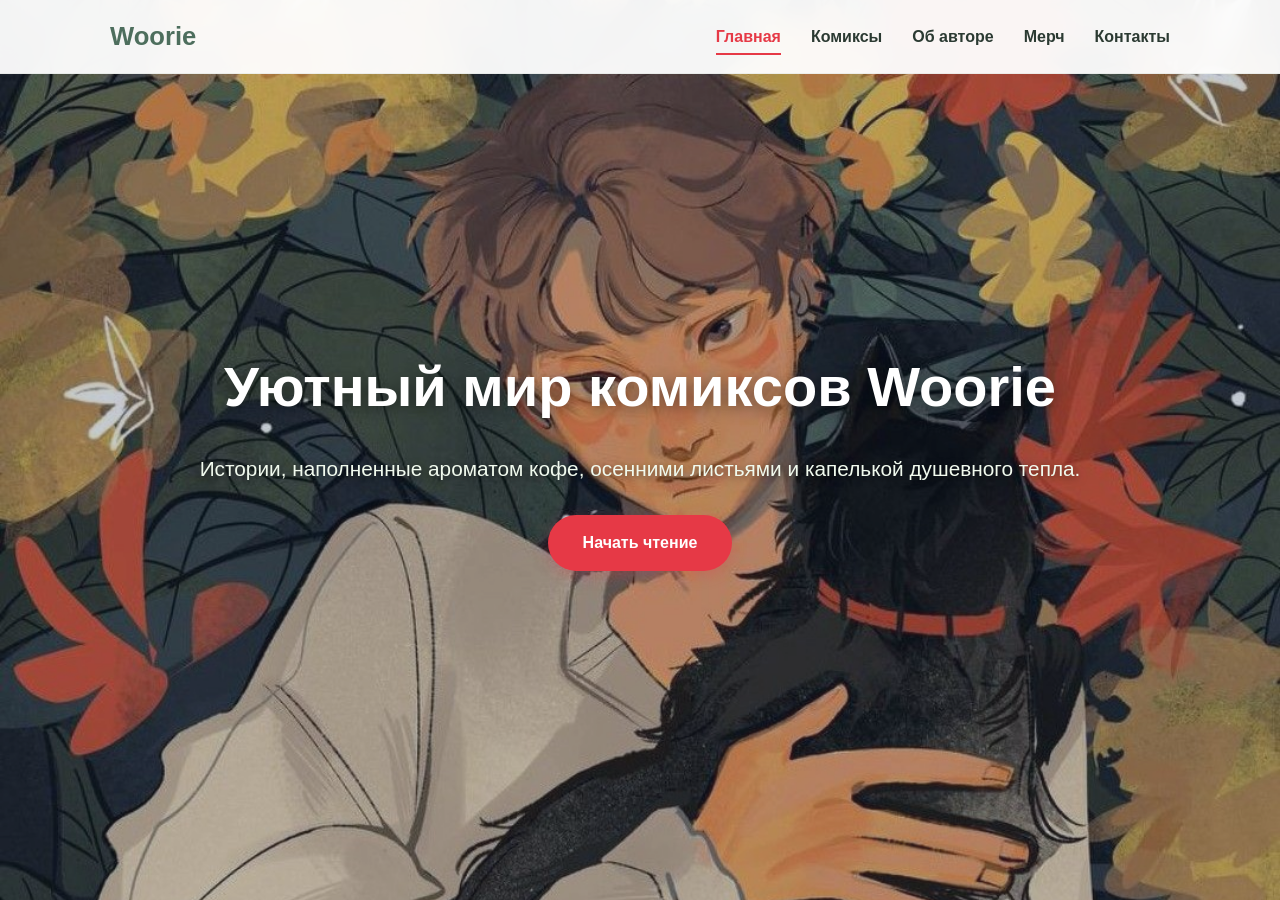
<file: index.html>
<!DOCTYPE html>
<html lang="ru">
<head>
    <meta charset="UTF-8">
    <meta name="viewport" content="width=device-width, initial-scale=1.0">
    <title>Woorie — Мир уютных комиксов</title>
    <link rel="stylesheet" href="css/style.css">
</head>
<body>

    <!-- Слайдер на фоне -->
    <div class="background-slider">
        <div class="bg-slide active" style="background-image: url('images/bg1.jpg');"></div>
        <div class="bg-slide" style="background-image: url('images/bg2.jpg');"></div>
        <div class="bg-slide" style="background-image: url('images/bg3.jpg');"></div>
    </div>

    <header class="site-header">
        <div class="nav-container">
            <a href="index.html" class="site-logo">Woorie</a>
            <button class="hamburger" aria-label="Открыть меню">☰</button>
            <nav>
                <ul>
                    <li><a href="index.html" class="active">Главная</a></li>
                    <li><a href="comics.html">Комиксы</a></li>
                    <li><a href="about.html">Об авторе</a></li>
                    <li><a href="merch.html">Мерч</a></li>
                    <li><a href="contacts.html">Контакты</a></li>
                </ul>
            </nav>
        </div>
    </header>

    <section class="section1">
        <h1>Уютный мир комиксов Woorie</h1>
        <p>Истории, наполненные ароматом кофе, осенними листьями и капелькой душевного тепла.</p>
        <a href="comics.html" class="btn-read">Начать чтение</a>
    </section>

    <script>
        document.addEventListener('DOMContentLoaded', function() {
            // Мобильное меню
            const hamburger = document.querySelector('.hamburger');
            const nav = document.querySelector('nav');
            hamburger.addEventListener('click', function() {
                nav.classList.toggle('open');
                hamburger.textContent = nav.classList.contains('open') ? '✕' : '☰';
            });

            // Слайдер фона
            const slides = document.querySelectorAll('.bg-slide');
            let currentSlide = 0;
            if (slides.length > 1) {
                setInterval(() => {
                    slides[currentSlide].classList.remove('active');
                    currentSlide = (currentSlide + 1) % slides.length;
                    slides[currentSlide].classList.add('active');
                }, 5000);
            }
        });
    </script>
</body>
</html>
</file>
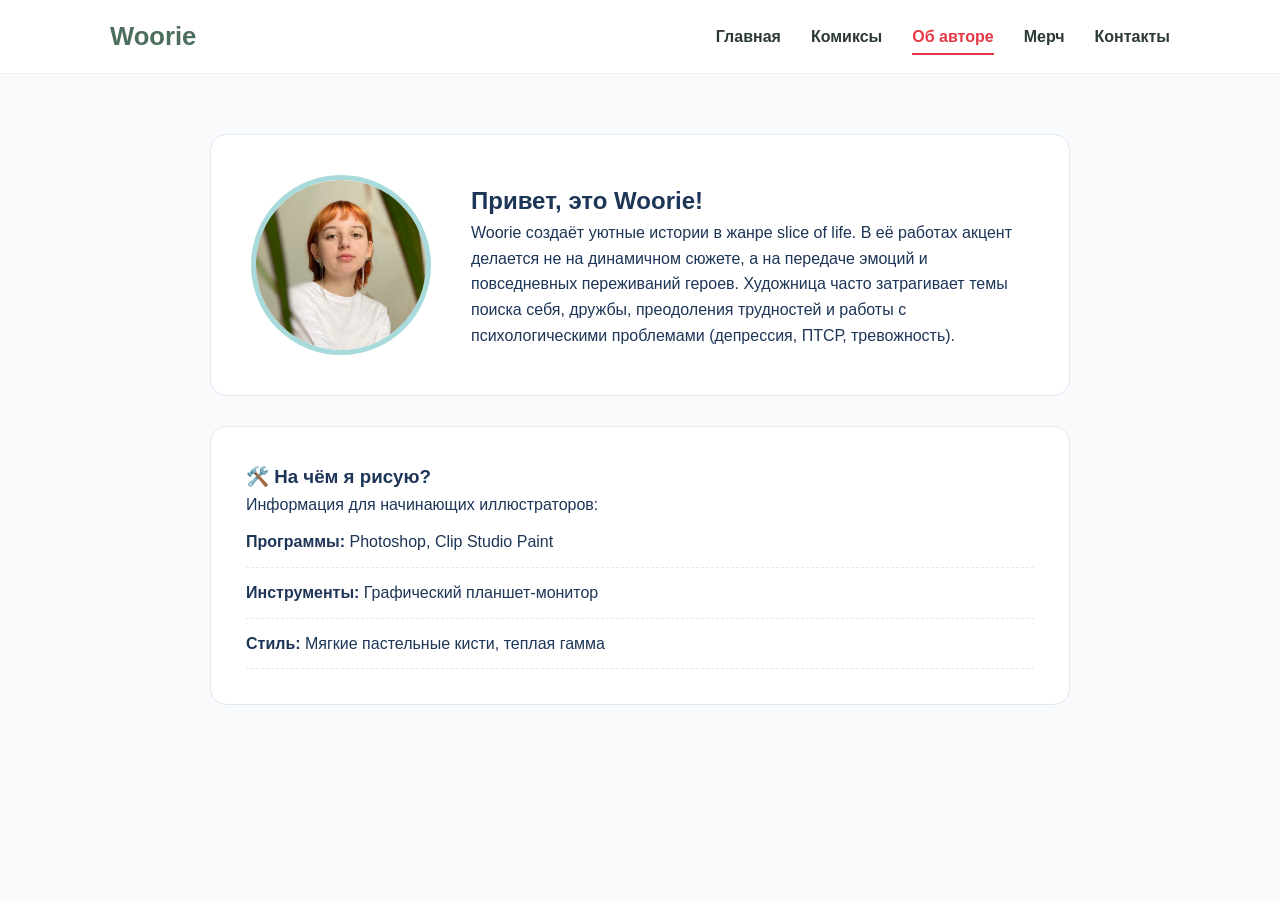
<file: about.html>
<!DOCTYPE html>
<html lang="ru">
<head>
    <meta charset="UTF-8">
    <meta name="viewport" content="width=device-width, initial-scale=1.0">
    <title>О Woorie — Мастерская автора</title>
    <link rel="stylesheet" href="css/style.css">
</head>
<body>

    <header class="site-header">
        <div class="nav-container">
            <a href="index.html" class="site-logo">Woorie</a>
            <button class="hamburger" aria-label="Открыть меню">☰</button>
            <nav>
                <ul>
                    <li><a href="index.html">Главная</a></li>
                    <li><a href="comics.html">Комиксы</a></li>
                    <li><a href="about.html" class="active">Об авторе</a></li>
                    <li><a href="merch.html">Мерч</a></li>
                    <li><a href="contacts.html">Контакты</a></li>
                </ul>
            </nav>
        </div>
    </header>

    <main class="about-container">
        <section class="about-hero">
            <div class="about-avatar">
                <img src="images/woorie-avatar.jpg" alt="Художница Woorie">
            </div>
            <div class="about-bio">
                <h1>Привет, это Woorie!</h1>
                <p>Woorie создаёт уютные истории в жанре slice of life. В её работах акцент делается не на динамичном сюжете, а на передаче эмоций и повседневных переживаний героев. Художница часто затрагивает темы поиска себя, дружбы, преодоления трудностей и работы с психологическими проблемами (депрессия, ПТСР, тревожность). </p>
            </div>
        </section>

        <section class="details-card workshop-card">
            <h3>🛠️ На чём я рисую?</h3>
            <p class="card-intro">Информация для начинающих иллюстраторов:</p>
            <ul>
                <li><strong>Программы:</strong> Photoshop, Clip Studio Paint</li>
                <li><strong>Инструменты:</strong> Графический планшет-монитор</li>
                <li><strong>Стиль:</strong> Мягкие пастельные кисти, теплая гамма</li>
            </ul>
        </section>
    </main>

    <script>
        document.addEventListener('DOMContentLoaded', function() {
            const hamburger = document.querySelector('.hamburger');
            const nav = document.querySelector('nav');
            hamburger.addEventListener('click', function() {
                nav.classList.toggle('open');
                hamburger.textContent = nav.classList.contains('open') ? '✕' : '☰';
            });
        });
    </script>
</body>
</html>
</file>
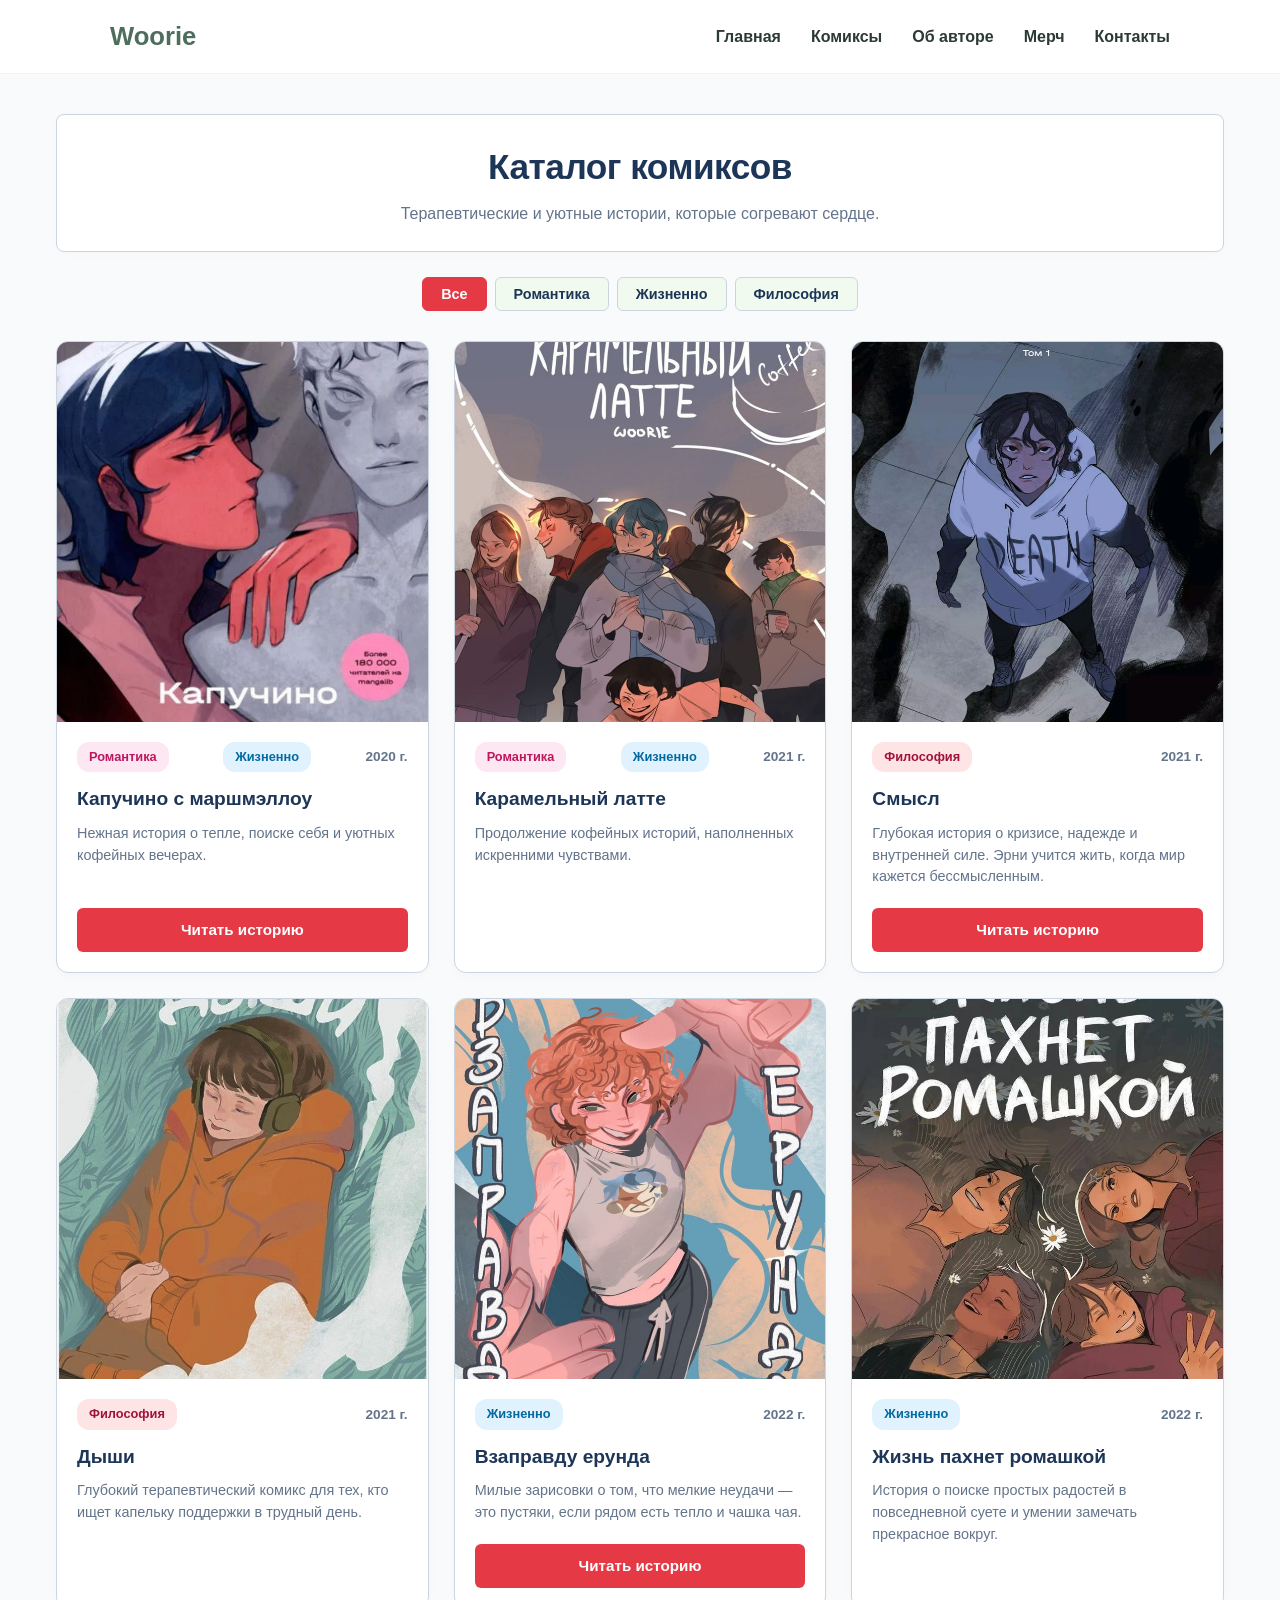
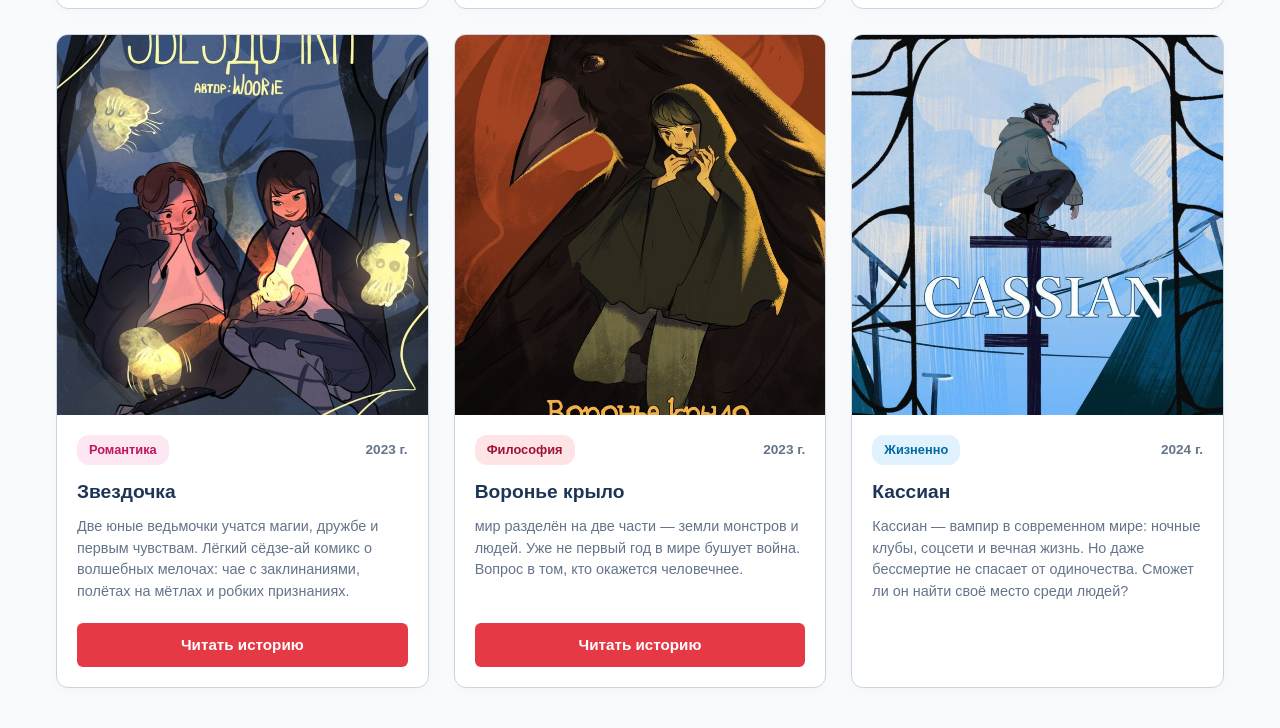
<file: comics.html>
<!DOCTYPE html>
<html lang="ru">
<head>
    <meta charset="UTF-8">
    <meta name="viewport" content="width=device-width, initial-scale=1.0">
    <title>Woorie — Каталог комиксов</title>
    <link rel="stylesheet" href="css/style.css">
</head>
<body>

    <header class="site-header">
    <div class="nav-container">
        <!-- Логотип или имя автора слева -->
        <a href="index.html" class="site-logo">Woorie</a>
        
        <!-- Кнопка для мобильных -->
        <button class="hamburger" aria-label="Открыть меню">☰</button>
        
        <!-- Чистая навигация без выпадающих списков -->
        <nav>
            <ul>
                <li><a href="index.html">Главная</a></li>
                <li><a href="comics.html">Комиксы</a></li>
                <li><a href="about.html">Об авторе</a></li>
                <li><a href="merch.html">Мерч</a></li>
                <li><a href="contacts.html">Контакты</a></li>
            </ul>
        </nav>
    </div>
</header>

    <main class="comics-container">
        <header class="page-title">
            <h1>Каталог комиксов</h1>
            <p>Терапевтические и уютные истории, которые согревают сердце.</p>
        </header>

        <!-- Блок фильтрации с дата-аттрибутами -->
        <div class="comics-filters">
            <button class="filter-btn active" data-filter="all">Все</button>
            <button class="filter-btn" data-filter="romance">Романтика</button>
            <button class="filter-btn" data-filter="life">Жизненно</button>
            <button class="filter-btn" data-filter="philosophy">Философия</button>
        </div>

        <!-- Визуальная сетка с карточками комиксов -->
        <div class="comics-grid">
            
            <!-- Карточка 1: Капучино с маршмэллоу -->
            <article class="comic-card" id="cappuccino" data-genre="romance">
                <div class="comic-cover">
                    <img src="images/cappuccino-cover.jpg" alt="Обложка Капучино с маршмэллоу">
                </div>
                <div class="comic-info">
                    <div class="comic-meta">
                        <span class="tag tag-romance">Романтика</span>
                        <span class="tag tag-life">Жизненно</span>
                        <span class="comic-year">2020 г.</span>
                    </div>
                    <h3>Капучино с маршмэллоу</h3>
                    <p class="comic-desc">Нежная история о тепле, поиске себя и уютных кофейных вечерах.</p>
                    <a href="https://mangaonelove.website/manga/rumanga-kapuchino-s-marshmjellou-cappuccinos-with-marshmallows/" class="read-btn">Читать историю</a>
                </div>
            </article>

            <!-- Карточка 2: Карамельный латте -->
            <article class="comic-card" id="latte" data-genre="romance">
                <div class="comic-cover">
                    <img src="images/latte-cover.jpg" alt="Обложка Карамельный латте">
                </div>
                <div class="comic-info">
                    <div class="comic-meta">
                        <span class="tag tag-romance">Романтика</span>
                        <span class="tag tag-life">Жизненно</span>
                        <span class="comic-year">2021 г.</span>
                    </div>
                    <h3>Карамельный латте</h3>
                    <p class="comic-desc">Продолжение кофейных историй, наполненных искренними чувствами.</p>
                    
                </div>
            </article>

            <!-- Карточка 3: Смысл -->
            <article class="comic-card" id="meaning" data-genre="philosophy">
                <div class="comic-cover">
                    <img src="images/meaning-cover1.jpg" alt="Обложка Смысл">
                </div>
                <div class="comic-info">
                    <div class="comic-meta">
                        <span class="tag tag-philosophy">Философия</span>
                        <span class="comic-year">2021 г.</span>
                    </div>
                    <h3>Смысл</h3>
                    <p class="comic-desc">Глубокая история о кризисе, надежде и внутренней силе. Эрни учится жить, когда мир кажется бессмысленным.</p>
                    <a href="https://mangaonelove.website/manga/smysl/" class="read-btn">Читать историю</a>
                </div>
            </article>

                        <!-- Карточка 4: Дыши -->
            <article class="comic-card" id="breathe" data-genre="philosophy">
                <div class="comic-cover">
                    <img src="images/breathe-cover.jpg" alt="Обложка Дыши">
                </div>
                <div class="comic-info">
                    <div class="comic-meta">
                        <span class="tag tag-philosophy">Философия</span>
                        <span class="comic-year">2021 г.</span>
                    </div>
                    <h3>Дыши</h3>
                    <p class="comic-desc">Глубокий терапевтический комикс для тех, кто ищет капельку поддержки в трудный день.</p>
                </div>
            </article>

            <!-- Карточка 5: Взаправду ерунда -->
            <article class="comic-card" id="nothing" data-genre="life">
                <div class="comic-cover">
                    <img src="images/nothing-cover2.jpg" alt="Обложка Взаправду ерунда">
                </div>
                <div class="comic-info">
                    <div class="comic-meta">
                        <span class="tag tag-life">Жизненно</span>
                        <span class="comic-year">2022 г.</span>
                    </div>
                    <h3>Взаправду ерунда</h3>
                    <p class="comic-desc">Милые зарисовки о том, что мелкие неудачи — это пустяки, если рядом есть тепло и чашка чая.</p>
                    <a href="https://mangaonelove.website/manga/vzapravdu-erunda-perezapusk/" class="read-btn">Читать историю</a>
                </div>
            </article>

            <!-- Карточка 6: Жизнь пахнет ромашкой -->
            <article class="comic-card" id="chamomile" data-genre="life">
                <div class="comic-cover">
                    <img src="images/chamomile-cover1.jpg" alt="Обложка Жизнь пахнет ромашкой">
                </div>
                <div class="comic-info">
                    <div class="comic-meta">
                        <span class="tag tag-life">Жизненно</span>
                        <span class="comic-year">2022 г.</span>
                    </div>
                    <h3>Жизнь пахнет ромашкой</h3>
                    <p class="comic-desc">История о поиске простых радостей в повседневной суете и умении замечать прекрасное вокруг.</p>
                </div>
            </article>

            <!-- Карточка 7: Звездочка -->
            <article class="comic-card" id="asterisks" data-genre="romance">
                <div class="comic-cover">
                    <img src="images/asterisks-cover.jpg" alt="Обложка Звездочка">
                </div>
                <div class="comic-info">
                    <div class="comic-meta">
                        <span class="tag tag-romance">Романтика</span>
                        <span class="comic-year">2023 г.</span>
                    </div>
                    <h3>Звездочка</h3>
                    <p class="comic-desc">Две юные ведьмочки учатся магии, дружбе и первым чувствам. Лёгкий сёдзе‑ай комикс о волшебных мелочах: чае с заклинаниями, полётах на мётлах и робких признаниях.</p>
                    <a href="reader-asterisks.html" class="read-btn">Читать историю</a>
                </div>
            </article>

            <!-- Карточка 8: Воронье крыло -->
            <article class="comic-card" id="crow" data-genre="philosophy">
                <div class="comic-cover">
                    <img src="images/crow-cover.jpg" alt="Обложка Воронье крыло">
                </div>
                <div class="comic-info">
                    <div class="comic-meta">
                        <span class="tag tag-philosophy">Философия</span>
                        <span class="comic-year">2023 г.</span>
                    </div>
                    <h3>Воронье крыло</h3>
                    <p class="comic-desc">мир разделён на две части — земли монстров и людей. Уже не первый год в мире бушует война. Вопрос в том, кто окажется человечнее.</p>
                    <a href="https://mangaonelove.website/manga/vorone-krylo/" class="read-btn">Читать историю</a>
                </div>
            </article>

            <!-- Карточка 9: Кассиан -->
            <article class="comic-card" id="Cassian" data-genre="life">
                <div class="comic-cover">
                    <img src="images/Cassian-cover.jpg" alt="Обложка Кассиан">
                </div>
                <div class="comic-info">
                    <div class="comic-meta">
                        <span class="tag tag-life">Жизненно</span>
                        <span class="comic-year">2024 г.</span>
                    </div>
                    <h3>Кассиан</h3>
                    <p class="comic-desc">Кассиан — вампир в современном мире: ночные клубы, соцсети и вечная жизнь. Но даже бессмертие не спасает от одиночества. Сможет ли он найти своё место среди людей?</p>
                </div>
            </article>

        </div> <!-- Закрытие .comics-grid -->
    </main> <!-- Закрытие .comics-container -->

    <script>
    document.addEventListener('DOMContentLoaded', function() {
        // Находим кнопку-бургер и сам тег навигации nav
        const hamburger = document.querySelector('.hamburger');
        const nav = document.querySelector('.site-header nav');

        if (hamburger && nav) {
            hamburger.addEventListener('click', function(e) {
                e.stopPropagation(); // Предотвращаем баги с кликами
                
                // Переключаем класс open у меню
                nav.classList.toggle('open');
                
                // Меняем иконку с ☰ на ✕ и обратно
                if (nav.classList.contains('open')) {
                    hamburger.textContent = '✕';
                } else {
                    hamburger.textContent = '☰';
                }
            });
        }

        // --- ЛОГИКА ФИЛЬТРАЦИИ КОМИКСОВ ---
        const filterButtons = document.querySelectorAll('.comics-filters .filter-btn');
        const cards = document.querySelectorAll('.comics-grid .comic-card');

        filterButtons.forEach(button => {
            button.addEventListener('click', function() {
                filterButtons.forEach(btn => btn.classList.remove('active'));
                this.classList.add('active');

                const targetCategory = this.getAttribute('data-category');

                cards.forEach(card => {
                    const cardCategory = card.getAttribute('data-cat');
                    if (targetCategory === 'all' || cardCategory === targetCategory) {
                        card.classList.remove('hide');
                    } else {
                        card.classList.add('hide');
                    }
                });
            });
        });
    });
</script>

</body>
</html>
</file>
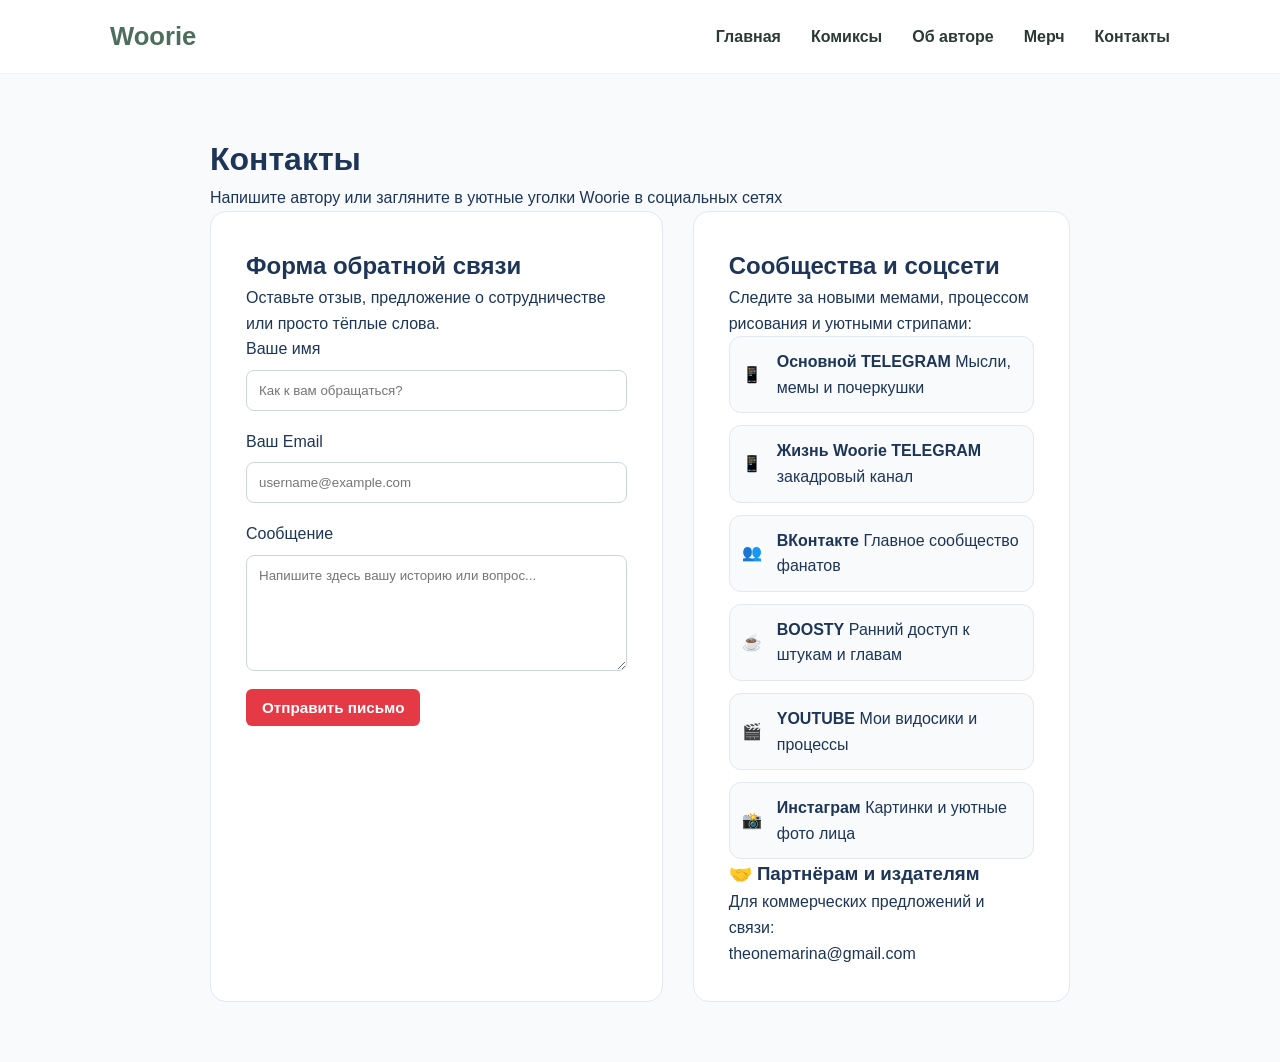
<file: contacts.html>
</body>
</html>
<!DOCTYPE html>
<html lang="ru">
<head>
    <meta charset="UTF-8">
    <meta name="viewport" content="width=device-width, initial-scale=1.0">
    <title>Контакты — Woorie</title>
    <link rel="stylesheet" href="css/style.css">
</head>
<body>
<header class="site-header">
    <div class="nav-container">
        <!-- Логотип или имя автора слева -->
        <a href="index.html" class="site-logo">Woorie</a>
        
        <!-- Кнопка для мобильных -->
        <button class="hamburger" aria-label="Открыть меню">☰</button>
        
        <!-- Чистая навигация без выпадающих списков -->
        <nav>
            <ul>
                <li><a href="index.html">Главная</a></li>
                <li><a href="comics.html">Комиксы</a></li> 
                <li><a href="about.html">Об авторе</a></li>
                <li><a href="merch.html">Мерч</a></li>
                <li><a href="contacts.html">Контакты</a></li>
            </ul>
        </nav>
    </div>
</header>

    <!-- Основной контент страницы -->
    <main class="contacts-container">
        <header class="contacts-header">
            <h1>Контакты</h1>
            <p class="subtitle">Напишите автору или загляните в уютные уголки Woorie в социальных сетях</p>
        </header>

        <div class="contacts-grid">
            
            <!-- Левая колонка: Форма обратной связи -->
            <section class="contacts-card feedback-section">
                <h2>Форма обратной связи</h2>
                <p class="section-desc">Оставьте отзыв, предложение о сотрудничестве или просто тёплые слова.</p>
                
                <form action="#" method="POST" class="feedback-form">
                    <div class="form-group">
                        <label for="user-name">Ваше имя</label>
                        <input type="text" id="user-name" name="name" placeholder="Как к вам обращаться?" required>
                    </div>
                    
                    <div class="form-group">
                        <label for="user-email">Ваш Email</label>
                        <input type="email" id="user-email" name="email" placeholder="username@example.com" required>
                    </div>
                    
                    <div class="form-group">
                        <label for="user-message">Сообщение</label>
                        <textarea id="user-message" name="message" rows="6" placeholder="Напишите здесь вашу историю или вопрос..." required></textarea>
                    </div>
                    
                    <button type="submit" class="read-btn">Отправить письмо</button>
                </form>
            </section>

            <!-- Правая колонка: Соцсети и Почта -->
            <section class="contacts-card social-section">
                <h2>Сообщества и соцсети</h2>
                <p class="section-desc">Следите за новыми мемами, процессом рисования и уютными стрипами:</p>
                <div class="social-links-list">
                    <a href="https://t.me/woorieart" target="_blank" class="social-item">
                        <span class="social-icon">📱</span>
                        <div class="social-info">
                            <strong>Основной TELEGRAM</strong>
                            <span>Мысли, мемы и почеркушки</span>
                        </div>
                    </a>

                    <a href="https://t.me/shitpostwoorie" target="_blank" class="social-item">
                        <span class="social-icon">📱</span>
                        <div class="social-info">
                            <strong>Жизнь Woorie TELEGRAM</strong>
                            <span>закадровый канал</span>
                        </div>
                    </a>
                    
                    <a href="https://vk.com/woorie" target="_blank" class="social-item">
                        <span class="social-icon">👥</span>
                        <div class="social-info">
                            <strong>ВКонтакте</strong>
                            <span>Главное сообщество фанатов</span>
                        </div>
                    </a>
                    
                    <a href="https://boosty.to/woorie" target="_blank" class="social-item">
                        <span class="social-icon">☕</span>
                        <div class="social-info">
                            <strong>BOOSTY</strong>
                            <span>Ранний доступ к штукам и главам</span>
                        </div>
                    </a>
                    
                    <a href="https://www.youtube.com/c/Woorie" target="_blank" class="social-item">
                        <span class="social-icon">🎬</span>
                        <div class="social-info">
                            <strong>YOUTUBE</strong>
                            <span>Мои видосики и процессы</span>
                        </div>
                    </a>
                    
                    <a href="https://www.instagram.com/woorie_art/" target="_blank" class="social-item">
                        <span class="social-icon">📸</span>
                        <div class="social-info">
                            <strong>Инстаграм</strong>
                            <span>Картинки и уютные фото лица</span>
                        </div>
                    </a>
                </div>

                <div class="business-info">
                    <h3>🤝 Партнёрам и издателям</h3>
                    <p>Для коммерческих предложений и связи:</p>
                    <a href="mailto:theonemarina@gmail.com" class="email-link">theonemarina@gmail.com</a>
                </div>
            </section>

        </div>
    </main>

    <!-- Скрипт мобильного меню -->
    <script>
        document.addEventListener('DOMContentLoaded', function() {
            const hamburger = document.querySelector('.hamburger');
            const nav = document.querySelector('nav');
            hamburger.addEventListener('click', function() {
                nav.classList.toggle('open');
                hamburger.textContent = nav.classList.contains('open') ? '✕' : '☰';
            });
        });
    </script>
</body>
</html>
</file>
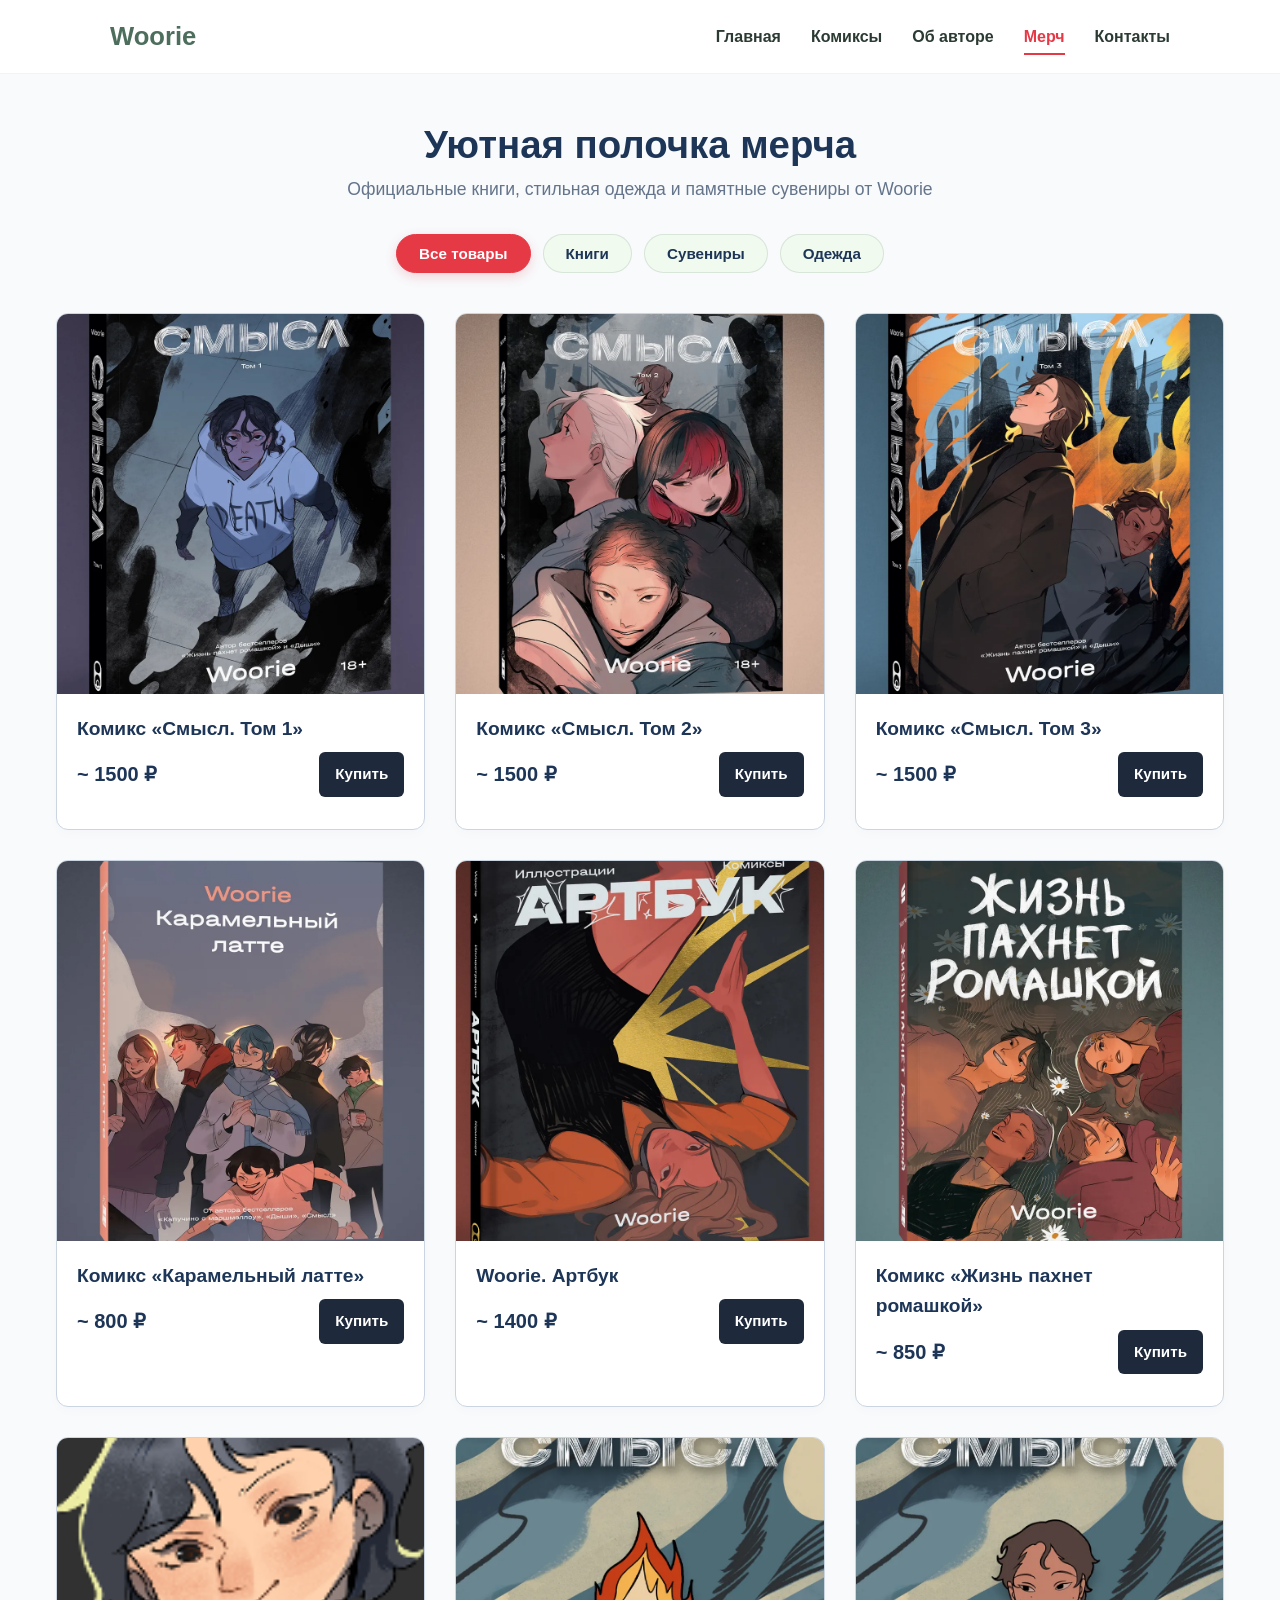
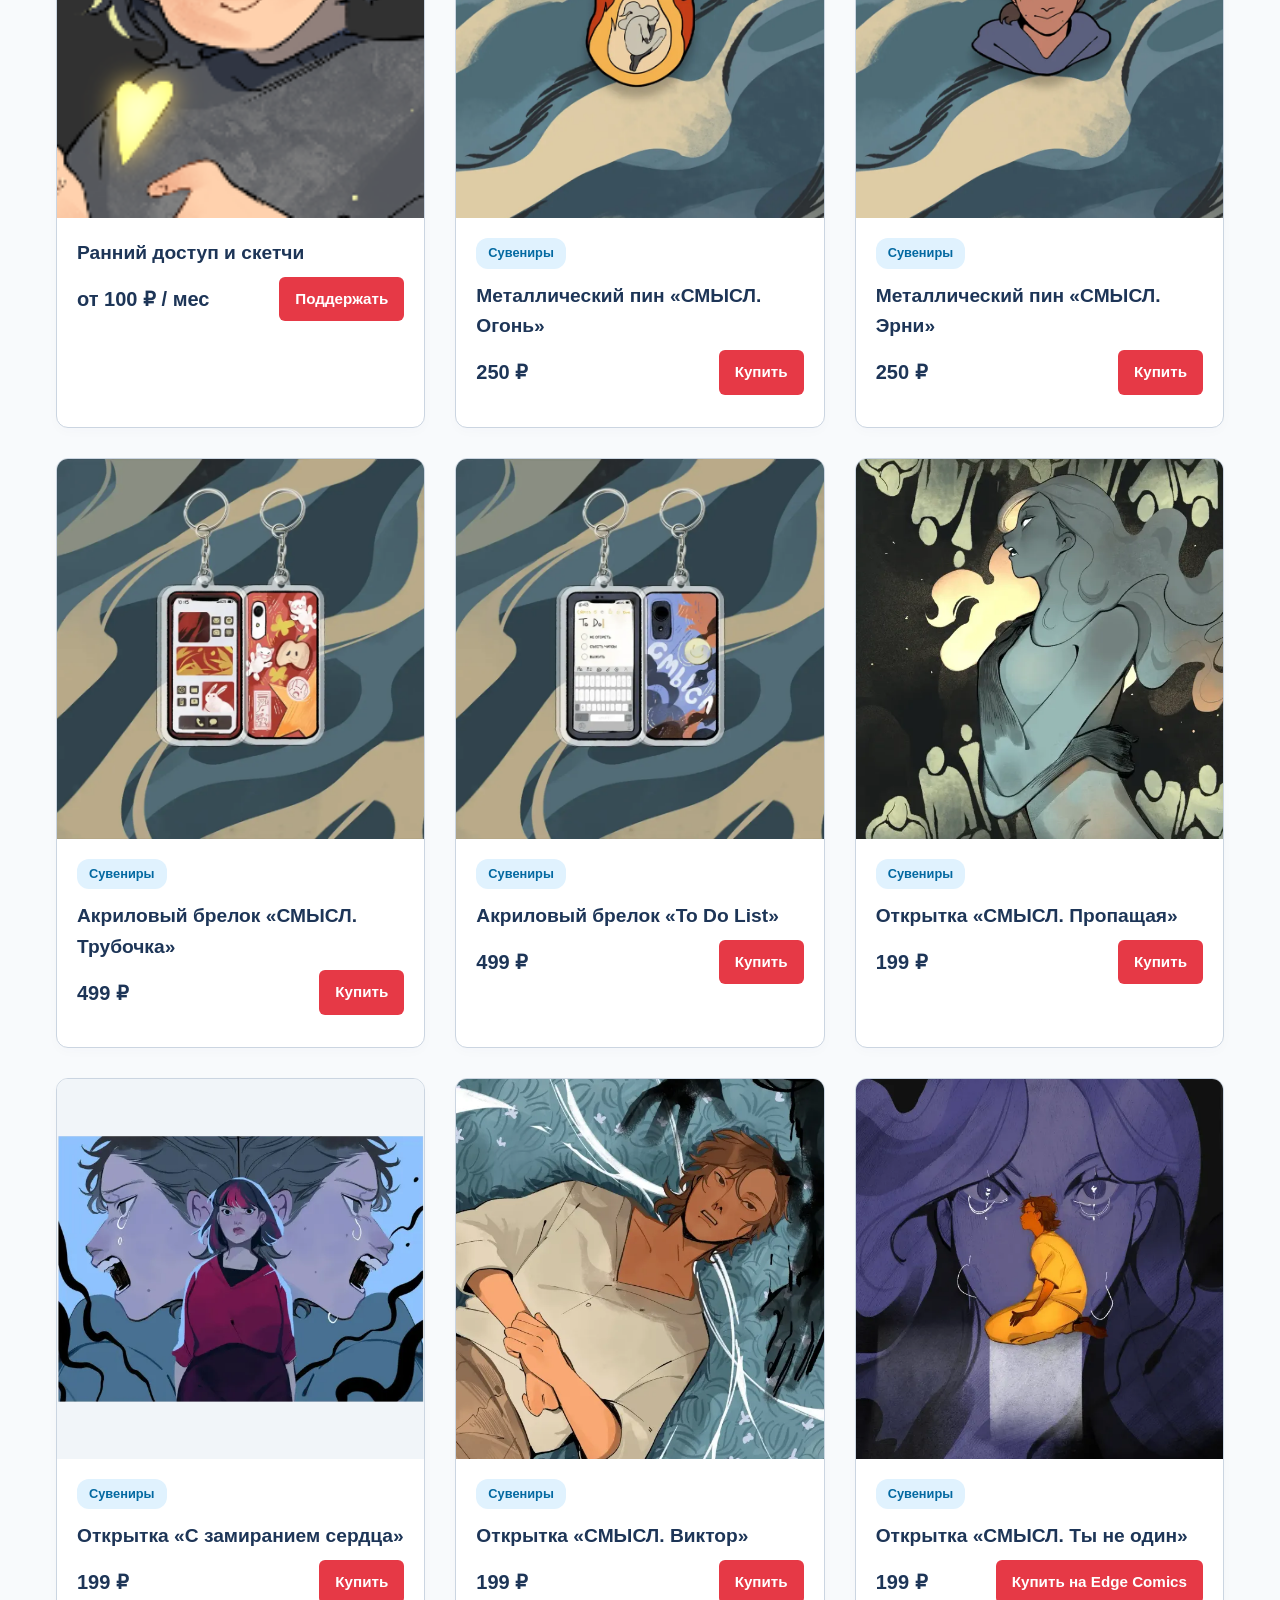
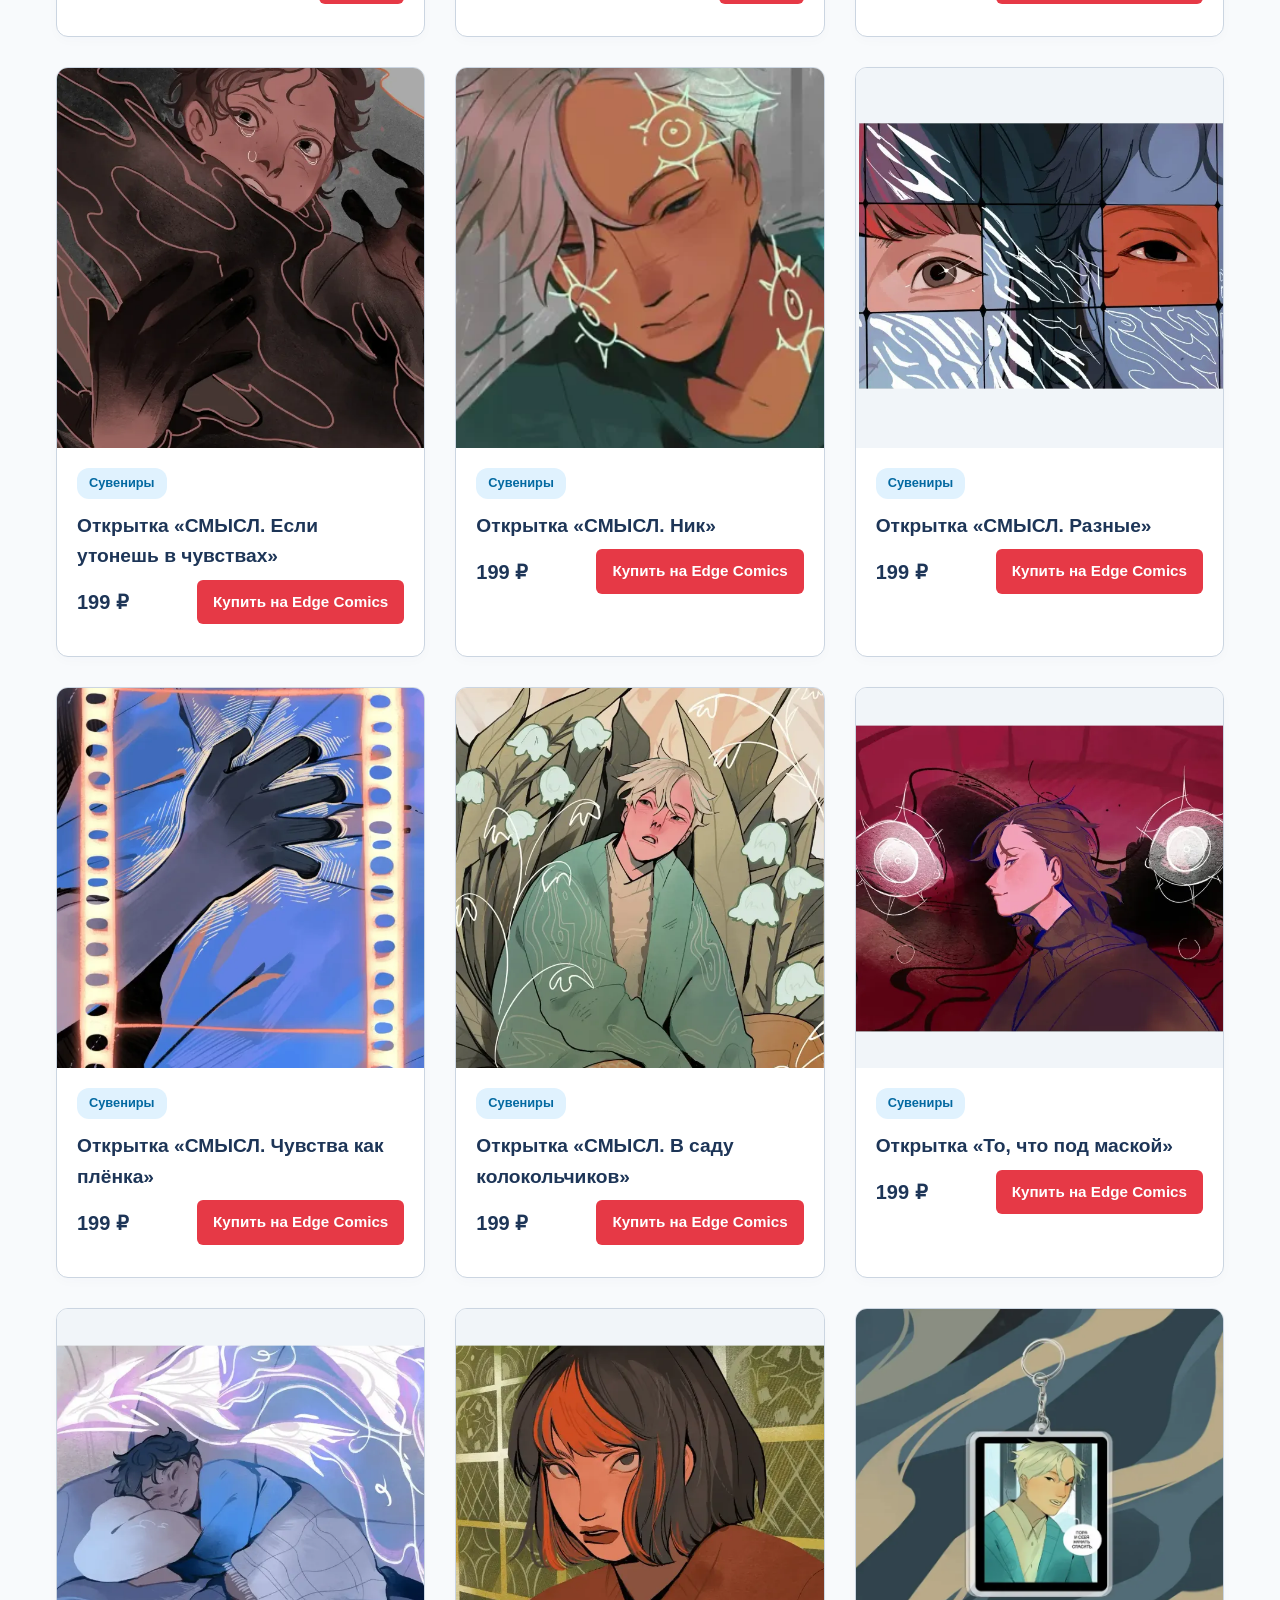
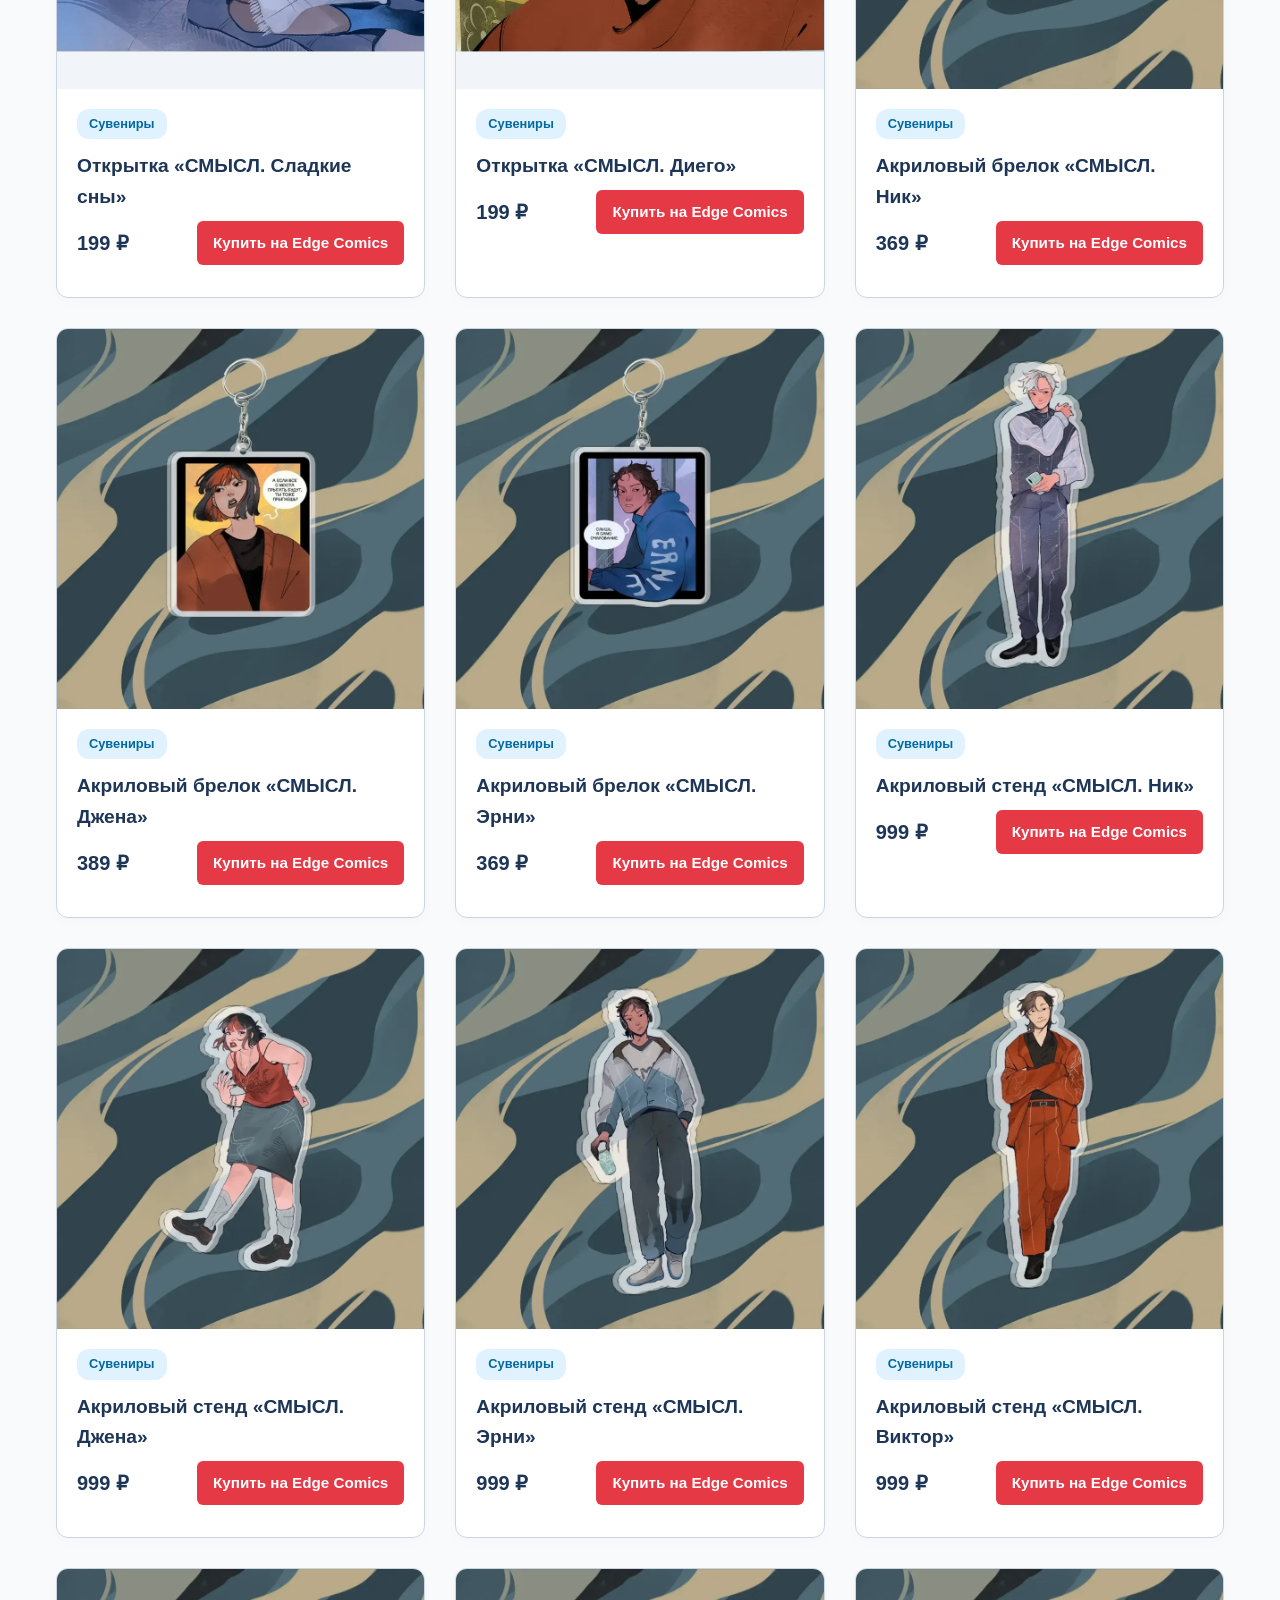
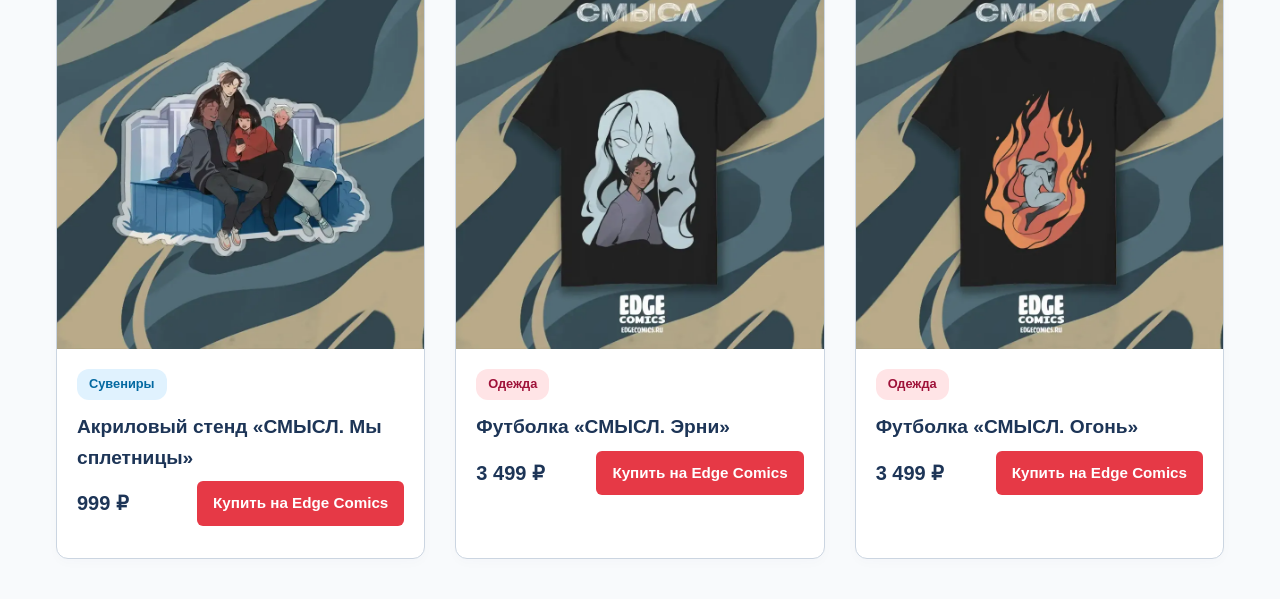
<file: merch.html>
<!DOCTYPE html>
<html lang="ru">
<head>
    <meta charset="UTF-8">
    <meta name="viewport" content="width=device-width, initial-scale=1.0">
    <title>Уютная полочка мерча — Woorie</title>
    <link rel="stylesheet" href="css/style.css">
</head>
<body>

    <!-- Шапка сайта -->
    <header class="site-header">
        <div class="nav-container">
            <a href="index.html" class="site-logo">Woorie</a>
            <button class="hamburger" aria-label="Открыть меню">☰</button>
            <nav>
                <ul>
                    <li><a href="index.html">Главная</a></li>
                    <li><a href="comics.html">Комиксы</a></li>
                    <li><a href="about.html">Об авторе</a></li>
                    <li><a href="merch.html" class="active">Мерч</a></li>
                    <li><a href="contacts.html">Контакты</a></li>
                </ul>
            </nav>
        </div>
    </header>

    <!-- Основной контент магазина (СТРОГО ОДИН КОНТЕЙНЕР) -->
    <main class="merch-container">
        <header class="merch-header">
            <h1>Уютная полочка мерча</h1>
            <p class="subtitle">Официальные книги, стильная одежда и памятные сувениры от Woorie</p>
        </header>

        <!-- Кнопки сортировки -->
        <div class="merch-filters">
            <button class="filter-btn active" data-category="all">Все товары</button>
            <button class="filter-btn" data-category="books">Книги</button>
            <button class="filter-btn" data-category="gifts">Сувениры</button>
            <button class="filter-btn" data-category="clothes">Одежда</button>
        </div>

        <!-- Сетка товаров (класс merch-grid) -->
        <div class="merch-grid">
            
            <!-- КНИГИ -->
            <article class="comic-card" data-cat="books">
                <div class="comic-cover"><img src="images/MeaningV1-book.webp" alt="Комикс Смысл. Том 1"></div>
                <div class="comic-info">
                    <h3>Комикс «Смысл. Том 1»</h3>
                    <div class="comic-meta"><span class="price">~ 1500 ₽</span><a href="https://www.wildberries.ru/catalog/1007583179/detail.aspx" target="_blank" class="read-btn btn-dark">Купить</a></div>
                </div>
            </article>

            <article class="comic-card" data-cat="books">
                <div class="comic-cover"><img src="images/MeaningV2-book.webp" alt="Комикс Смысл. Том 2"></div>
                <div class="comic-info">
                    <h3>Комикс «Смысл. Том 2»</h3>
                    <div class="comic-meta"><span class="price">~ 1500 ₽</span><a href="https://www.wildberries.ru/catalog/259800617/detail.aspx?targetUrl=MI" target="_blank" class="read-btn btn-dark">Купить</a></div>
                </div>
            </article>

            <article class="comic-card" data-cat="books">
                <div class="comic-cover"><img src="images/MeaningV3-book.webp" alt="Комикс Смысл. Том 3"></div>
                <div class="comic-info">
                    <h3>Комикс «Смысл. Том 3»</h3>
                    <div class="comic-meta"><span class="price">~ 1500 ₽</span><a href="https://www.wildberries.ru/catalog/832498642/detail.aspx" target="_blank" class="read-btn btn-dark">Купить</a></div>
                </div>
            </article>

            <article class="comic-card" data-cat="books">
                <div class="comic-cover"><img src="images/latte-book.webp" alt="Комикс Карамельный латте"></div>
                <div class="comic-info">
                    <h3>Комикс «Карамельный латте»</h3>
                    <div class="comic-meta"><span class="price">~ 800 ₽</span><a href="https://www.wildberries.ru/catalog/236987433/detail.aspx?targetUrl=MI" target="_blank" class="read-btn btn-dark">Купить</a></div>
                </div>
            </article>

            <article class="comic-card" data-cat="books">
                <div class="comic-cover"><img src="images/Artbook.webp" alt="Woorie. Артбук"></div>
                <div class="comic-info">
                    <h3>Woorie. Артбук</h3>
                    <div class="comic-meta"><span class="price">~ 1400 ₽</span><a href="https://www.wildberries.ru/catalog/1088616651/detail.aspx" target="_blank" class="read-btn btn-dark">Купить</a></div>
                </div>
            </article>

            <article class="comic-card" data-cat="books">
                <div class="comic-cover"><img src="images/chamomile-book.webp" alt="Комикс Жизнь пахнет ромашкой"></div>
                <div class="comic-info">
                    <h3>Комикс «Жизнь пахнет ромашкой»</h3>
                    <div class="comic-meta"><span class="price">~ 850 ₽</span><a href="https://www.wildberries.ru/catalog/898239901/detail.aspx" target="_blank" class="read-btn btn-dark">Купить</a></div>
                </div>
            </article>

            <!-- СУВЕНИРЫ -->
            <article class="comic-card" data-cat="gifts">
                <div class="comic-cover"><img src="images/boosty-banner.png" alt="Boosty"></div>
                <div class="comic-info">
                    <h3>Ранний доступ и скетчи</h3>
                    <div class="comic-meta"><span class="price">от 100 ₽ / мес</span><a href="https://boosty.to" target="_blank" class="read-btn">Поддержать</a></div>
                </div>
            </article>

            <article class="comic-card" data-cat="gifts">
                <div class="comic-cover"><img src="images/СМЫСЛ_pin2__1_.webp" alt="Металлический пин СМЫСЛ. Огонь"></div>
                <div class="comic-info">
                    <div class="comic-meta"><span class="tag tag-life">Сувениры</span></div>
                    <h3>Металлический пин «СМЫСЛ. Огонь»</h3>
                    <div class="comic-meta"><span class="price">250 ₽</span><a href="https://edgecomics.ru/product/metallicheskiy-pin-smysl-ogon" target="_blank" class="read-btn">Купить</a></div>
                </div>
            </article>

            <article class="comic-card" data-cat="gifts">
                <div class="comic-cover"><img src="images/СМЫСЛ_pin1__1_.webp" alt="Металлический pin СМЫСЛ. Эрни"></div>
                <div class="comic-info">
                    <div class="comic-meta"><span class="tag tag-life">Сувениры</span></div>
                    <h3>Металлический пин «СМЫСЛ. Эрни»</h3>
                    <div class="comic-meta"><span class="price">250 ₽</span><a href="https://edgecomics.ru/product/metallicheskiy-pin-smysl-erni" target="_blank" class="read-btn">Купить</a></div>
                </div>
            </article>

            <article class="comic-card" data-cat="gifts">
                <div class="comic-cover"><img src="images/AcrylicKeychainMEANING1.webp" alt="Акриловый брелок СМЫСЛ. Трубочка"></div>
                <div class="comic-info">
                    <div class="comic-meta"><span class="tag tag-life">Сувениры</span></div>
                    <h3>Акриловый брелок «СМЫСЛ. Трубочка»</h3>
                    <div class="comic-meta"><span class="price">499 ₽</span><a href="https://edgecomics.ru/product/akrilovyy-brelok-smysl-trubochka-zveryata-bolshoy-dvustoronniy" target="_blank" class="read-btn">Купить</a></div>
                </div>
            </article>

            <article class="comic-card" data-cat="gifts">
                <div class="comic-cover"><img src="images/AcrylicKeychainMEANING2.webp" alt="Брелок Трубочка To Do List"></div>
                <div class="comic-info">
                    <div class="comic-meta"><span class="tag tag-life">Сувениры</span></div>
                    <h3>Акриловый брелок «To Do List»</h3>
                    <div class="comic-meta"><span class="price">499 ₽</span><a href="https://edgecomics.ru/product/akrilovyy-brelok-smysl-trubochka-to-do-list-bolshoy-dvustoronniy" target="_blank" class="read-btn">Купить</a></div>
                </div>
            </article>

            <article class="comic-card" data-cat="gifts">
                <div class="comic-cover"><img src="images/PostcardMeaningLost.webp" alt="Открытка СМЫСЛ. Пропащая"></div>
                <div class="comic-info">
                    <div class="comic-meta"><span class="tag tag-life">Сувениры</span></div>
                    <h3>Открытка «СМЫСЛ. Пропащая»</h3>
                    <div class="comic-meta"><span class="price">199 ₽</span><a href="https://edgecomics.ru/product/otkrytka-smysl-propaschaya" target="_blank" class="read-btn">Купить</a></div>
                </div>
            </article>

            <article class="comic-card" data-cat="gifts">
                <div class="comic-cover"><img src="images/PostcardMeaning2.webp" alt="Открытка С замиранием сердца"></div>
                <div class="comic-info">
                    <div class="comic-meta"><span class="tag tag-life">Сувениры</span></div>
                    <h3>Открытка «С замиранием сердца»</h3>
                    <div class="comic-meta"><span class="price">199 ₽</span><a href="https://edgecomics.ru/product/otkrytka-smysl-s-zamiraniem-serdtsa" target="_blank" class="read-btn">Купить</a></div>
                </div>
            </article>

            <article class="comic-card" data-cat="gifts">
                <div class="comic-cover"><img src="images/PostcardMeaning3.webp" alt="Открытка Виктор"></div>
                <div class="comic-info">
                    <div class="comic-meta"><span class="tag tag-life">Сувениры</span></div>
                    <h3>Открытка «СМЫСЛ. Виктор»</h3>
                    <div class="comic-meta"><span class="price">199 ₽</span><a href="https://edgecomics.ru/product/otkrytka-smysl-viktor" target="_blank" class="read-btn">Купить</a></div>
                </div>
            </article>

<!-- Товар 15: Открытка Ты не один -->
<article class="comic-card" data-cat="gifts">
    <div class="comic-cover">
        <img src="images/PostcardMeaning4.webp" alt="Открытка СМЫСЛ. Ты не один">
    </div>
    <div class="comic-info">
        <div class="comic-meta">
            <span class="tag tag-life">Сувениры</span>
        </div>
        <h3>Открытка «СМЫСЛ. Ты не один»</h3>
        <div class="comic-meta">
            <span class="price">199 ₽</span>
            <a href="https://edgecomics.ru/product/otkrytka-smysl-ty-ne-odin" target="_blank" class="read-btn">Купить на Edge Comics</a>
        </div>
    </div>
</article>

<!-- Товар 16: Открытка Если утонешь в чувствах -->
<article class="comic-card" data-cat="gifts">
    <div class="comic-cover">
        <img src="images/PostcardMeaning5.webp" alt="Открытка СМЫСЛ. Если утонешь в чувствах">
    </div>
    <div class="comic-info">
        <div class="comic-meta">
            <span class="tag tag-life">Сувениры</span>
        </div>
        <h3>Открытка «СМЫСЛ. Если утонешь в чувствах»</h3>
        <div class="comic-meta">
            <span class="price">199 ₽</span>
            <a href="https://edgecomics.ru/product/otkrytka-smysl-esli-utonesh-v-chuvstvah" target="_blank" class="read-btn">Купить на Edge Comics</a>
        </div>
    </div>
</article>

<!-- Открытка Ник -->
<article class="comic-card" data-cat="gifts">
    <div class="comic-cover">
        <img src="images/PostcardMeaningNik.webp" alt="Открытка СМЫСЛ. Ник">
    </div>
    <div class="comic-info">
        <div class="comic-meta">
            <span class="tag tag-life">Сувениры</span>
        </div>
        <h3>Открытка «СМЫСЛ. Ник»</h3>
        <div class="comic-meta">
            <span class="price">199 ₽</span>
            <a href="https://edgecomics.ru/product/otkrytka-smysl-nik" target="_blank" class="read-btn">Купить на Edge Comics</a>
        </div>
    </div>
</article>

<!-- Открытка Разные -->
<article class="comic-card" data-cat="gifts">
    <div class="comic-cover">
        <img src="images/PostcardMeaningDifferent.webp" alt="Открытка СМЫСЛ. Разные">
    </div>
    <div class="comic-info">
        <div class="comic-meta">
            <span class="tag tag-life">Сувениры</span>
        </div>
        <h3>Открытка «СМЫСЛ. Разные»</h3>
        <div class="comic-meta">
            <span class="price">199 ₽</span>
            <a href="https://edgecomics.ru/product/otkrytka-raznye" target="_blank" class="read-btn">Купить на Edge Comics</a>
        </div>
    </div>
</article>
<!-- Открытка Чувства как плёнка -->
<article class="comic-card" data-cat="gifts">
    <div class="comic-cover">
        <img src="images/PostcardMeaningFeelings.webp" alt="Открытка СМЫСЛ. Чувства как плёнка">
    </div>
    <div class="comic-info">
        <div class="comic-meta">
            <span class="tag tag-life">Сувениры</span>
        </div>
        <h3>Открытка «СМЫСЛ. Чувства как плёнка»</h3>
        <div class="comic-meta">
            <span class="price">199 ₽</span>
            <a href="https://edgecomics.ru/product/otkrytka-chuvstva-kak-plyonka" target="_blank" class="read-btn">Купить на Edge Comics</a>
        </div>
    </div>
</article>

<!-- Открытка В саду колокольчиков -->
<article class="comic-card" data-cat="gifts">
    <div class="comic-cover">
        <img src="images/PostcardMeaningGarden.webp" alt="Открытка СМЫСЛ. В саду колокольчиков">
    </div>
    <div class="comic-info">
        <div class="comic-meta">
            <span class="tag tag-life">Сувениры</span>
        </div>
        <h3>Открытка «СМЫСЛ. В саду колокольчиков»</h3>
        <div class="comic-meta">
            <span class="price">199 ₽</span>
            <a href="https://edgecomics.ru/product/otkrytka-v-sadu-kolokolchikov" target="_blank" class="read-btn">Купить на Edge Comics</a>
        </div>
    </div>
</article>

<!-- Открытка То, что под маской -->
<article class="comic-card" data-cat="gifts">
    <div class="comic-cover">
        <img src="images/PostcardMeaningMask.webp" alt="Открытка СМЫСЛ. То, что под маской">
    </div>
    <div class="comic-info">
        <div class="comic-meta">
            <span class="tag tag-life">Сувениры</span>
        </div>
        <h3>Открытка «То, что под маской»</h3>
        <div class="comic-meta">
            <span class="price">199 ₽</span>
            <a href="https://edgecomics.ru/product/otkrytka-to-chto-pod-maskoy" target="_blank" class="read-btn">Купить на Edge Comics</a>
        </div>
    </div>
</article>

<!-- Открытка Сладкие сны -->
<article class="comic-card" data-cat="gifts">
    <div class="comic-cover">
        <img src="images/PostcardMeaningDreams.webp" alt="Открытка СМЫСЛ. Сладкие сны">
    </div>
    <div class="comic-info">
        <div class="comic-meta">
            <span class="tag tag-life">Сувениры</span>
        </div>
        <h3>Открытка «СМЫСЛ. Сладкие сны»</h3>
        <div class="comic-meta">
            <span class="price">199 ₽</span>
            <a href="https://edgecomics.ru/product/otkrytka-sladkie-sny" target="_blank" class="read-btn">Купить на Edge Comics</a>
        </div>
    </div>
</article>

<!-- Открытка Диего -->
<article class="comic-card" data-cat="gifts">
    <div class="comic-cover">
        <img src="images/PostcardMeaningDjenao.webp" alt="Открытка СМЫСЛ. Диего">
    </div>
    <div class="comic-info">
        <div class="comic-meta">
            <span class="tag tag-life">Сувениры</span>
        </div>
        <h3>Открытка «СМЫСЛ. Диего»</h3>
        <div class="comic-meta">
            <span class="price">199 ₽</span>
            <a href="https://edgecomics.ru/product/otkrytka-dzhena" target="_blank" class="read-btn">Купить на Edge Comics</a>
        </div>
    </div>
</article>
<!-- Акриловый брелок Ник -->
<article class="comic-card" data-cat="gifts">
    <div class="comic-cover">
        <img src="images/KeychainMeaningNik.webp" alt="Акриловый брелок СМЫСЛ. Ник">
    </div>
    <div class="comic-info">
        <div class="comic-meta">
            <span class="tag tag-life">Сувениры</span>
        </div>
        <h3>Акриловый брелок «СМЫСЛ. Ник»</h3>
        <div class="comic-meta">
            <span class="price">369 ₽</span>
            <a href="https://edgecomics.ru/product/akrilovyy-brelok-nik" target="_blank" class="read-btn">Купить на Edge Comics</a>
        </div>
    </div>
</article>

<!-- Акриловый брелок Джена -->
<article class="comic-card" data-cat="gifts">
    <div class="comic-cover">
        <img src="images/KeychainMeaningDjena.webp" alt="Акриловый брелок СМЫСЛ. Джена">
    </div>
    <div class="comic-info">
        <div class="comic-meta">
            <span class="tag tag-life">Сувениры</span>
        </div>
        <h3>Акриловый брелок «СМЫСЛ. Джена»</h3>
        <div class="comic-meta">
            <span class="price">389 ₽</span>
            <a href="https://edgecomics.ru/product/akrilovyy-brelok-dzhena" target="_blank" class="read-btn">Купить на Edge Comics</a>
        </div>
    </div>
</article>

<!-- Акриловый брелок Эрной -->
<article class="comic-card" data-cat="gifts">
    <div class="comic-cover">
        <img src="images/KeychainMeaningErni.webp" alt="Акриловый брелок СМЫСЛ. Эрни">
    </div>
    <div class="comic-info">
        <div class="comic-meta">
            <span class="tag tag-life">Сувениры</span>
        </div>
        <h3>Акриловый брелок «СМЫСЛ. Эрни»</h3>
        <div class="comic-meta">
            <span class="price">369 ₽</span>
            <a href="https://edgecomics.ru/product/akrilovyy-brelok-erni" target="_blank" class="read-btn">Купить на Edge Comics</a>
        </div>
    </div>
</article>

<!-- Акриловый стенд Ник -->
<article class="comic-card" data-cat="gifts">
    <div class="comic-cover">
        <img src="images/StandMeaningNik.webp" alt="Акриловый стенд СМЫСЛ. Ник">
    </div>
    <div class="comic-info">
        <div class="comic-meta">
            <span class="tag tag-life">Сувениры</span>
        </div>
        <h3>Акриловый стенд «СМЫСЛ. Ник»</h3>
        <div class="comic-meta">
            <span class="price">999 ₽</span>
            <a href="https://edgecomics.ru/product/akrilovyy-stend-nik" target="_blank" class="read-btn">Купить на Edge Comics</a>
        </div>
    </div>
</article>

<!-- Акриловый стенд Джена -->
<article class="comic-card" data-cat="gifts">
    <div class="comic-cover">
        <img src="images/StandMeaningDjena.webp" alt="Акриловый стенд СМЫСЛ. Джена">
    </div>
    <div class="comic-info">
        <div class="comic-meta">
            <span class="tag tag-life">Сувениры</span>
        </div>
        <h3>Акриловый стенд «СМЫСЛ. Джена»</h3>
        <div class="comic-meta">
            <span class="price">999 ₽</span>
            <a href="https://edgecomics.ru/product/akrilovyy-stend-dzhena" target="_blank" class="read-btn">Купить на Edge Comics</a>
        </div>
    </div>
</article>
<!-- Акриловый стенд Эрни -->
<article class="comic-card" data-cat="gifts">
    <div class="comic-cover">
        <img src="images/StandMeaningErni.webp" alt="Акриловый стенд СМЫСЛ. Эрни">
    </div>
    <div class="comic-info">
        <div class="comic-meta">
            <span class="tag tag-life">Сувениры</span>
        </div>
        <h3>Акриловый стенд «СМЫСЛ. Эрни»</h3>
        <div class="comic-meta">
            <span class="price">999 ₽</span>
            <a href="https://edgecomics.ru/product/akrilovyy-stend-erni" target="_blank" class="read-btn">Купить на Edge Comics</a>
        </div>
    </div>
</article>

<!-- Акриловый стенд Виктор -->
<article class="comic-card" data-cat="gifts">
    <div class="comic-cover">
        <img src="images/StandMeaningViktor.webp" alt="Акриловый стенд СМЫСЛ. Виктор">
    </div>
    <div class="comic-info">
        <div class="comic-meta">
            <span class="tag tag-life">Сувениры</span>
        </div>
        <h3>Акриловый стенд «СМЫСЛ. Виктор»</h3>
        <div class="comic-meta">
            <span class="price">999 ₽</span>
            <a href="https://edgecomics.ru/product/akrilovyy-stend-viktor" target="_blank" class="read-btn">Купить на Edge Comics</a>
        </div>
    </div>
</article>

<!-- Акриловый стенд Мы сплетницы -->
<article class="comic-card" data-cat="gifts">
    <div class="comic-cover">
        <img src="images/StandMeaningGossip.webp" alt="Акриловый стенд СМЫСЛ. Мы сплетницы">
    </div>
    <div class="comic-info">
        <div class="comic-meta">
            <span class="tag tag-life">Сувениры</span>
        </div>
        <h3>Акриловый стенд «СМЫСЛ. Мы сплетницы»</h3>
        <div class="comic-meta">
            <span class="price">999 ₽</span>
            <a href="https://edgecomics.ru/product/akrilovyy-stend-ne-spletnitsy" target="_blank" class="read-btn">Купить на Edge Comics</a>
        </div>
    </div>
</article>

<!-- Футболка СМЫСЛ. Эрни -->
<article class="comic-card" data-cat="clothes">
    <div class="comic-cover">
        <img src="images/TshirtMeaningErni.webp" alt="Футболка СМЫСЛ. Эрни">
    </div>
    <div class="comic-info">
        <div class="comic-meta">
            <span class="tag tag-philosophy">Одежда</span>
        </div>
        <h3>Футболка «СМЫСЛ. Эрни»</h3>
        <div class="comic-meta">
            <span class="price">3 499 ₽</span>
            <a href="https://edgecomics.ru/product/smysl-crowdfunding-futbolka-erni" target="_blank" class="read-btn">Купить на Edge Comics</a>
        </div>
    </div>
</article>

<!-- Футболка СМЫСЛ. Огонь -->
<article class="comic-card" data-cat="clothes">
    <div class="comic-cover">
        <img src="images/TshirtMeaningFire.webp" alt="Футболка СМЫСЛ. Огонь">
    </div>
    <div class="comic-info">
        <div class="comic-meta">
            <span class="tag tag-philosophy">Одежда</span>
        </div>
        <h3>Футболка «СМЫСЛ. Огонь»</h3>
        <div class="comic-meta">
            <span class="price">3 499 ₽</span>
            <a href="https://edgecomics.ru/product/smysl-crowdfunding-futbolka-ogon" target="_blank" class="read-btn">Купить на Edge Comics</a>
        </div>
    </div>
</article>

</div> <!-- Правильно закрываем блок merch-grid -->
</main> <!-- Правильно закрываем тег main -->
    <!-- Единственный рабочий скрипт для страницы мерча -->
    <script>
        document.addEventListener('DOMContentLoaded', function() {
            
            // 1. Мобильное бургер-меню
            const hamburger = document.querySelector('.hamburger');
            const nav = document.querySelector('.site-header nav');

            if (hamburger && nav) {
                hamburger.addEventListener('click', function(e) {
                    e.stopPropagation();
                    nav.classList.toggle('open');
                    
                    // Меняем иконку без багов
                    if (nav.classList.contains('open')) {
                        hamburger.textContent = '✕';
                    } else {
                        hamburger.textContent = '☰';
                    }
                });
            }

            // 2. Интерактивная сортировка мерча по категориям
            const filterButtons = document.querySelectorAll('.merch-filters .filter-btn');
            const cards = document.querySelectorAll('.merch-grid .comic-card');

            filterButtons.forEach(button => {
                button.addEventListener('click', function() {
                    // Переключаем активный класс на кнопках
                    filterButtons.forEach(btn => btn.classList.remove('active'));
                    this.classList.add('active');

                    // Получаем выбранную категорию
                    const targetCategory = this.getAttribute('data-category');

                    // Фильтруем карточки
                    cards.forEach(card => {
                        const cardCategory = card.getAttribute('data-cat');
                        if (targetCategory === 'all' || cardCategory === targetCategory) {
                            card.classList.remove('hide'); // Показываем
                        } else {
                            card.classList.add('hide');    // Скрываем
                        }
                    });
                });
            });
        });
    </script>

</body>
</html>
</file>
<file: css/style.css>
/* ==========================================================================
1. ДИЗАЙН-СИСТЕМА И ГЛОБАЛЬНЫЕ СТИЛИ (НЕБЕСНО-ПАСТЕЛЬНАЯ)
==========================================================================
*/
:root {
    --bg-main: #f8fafc;        /* Кристально-чистый бумажный фон */
    --nav-bg: #a8dadc;         /* Воздушный нежно-бирюзовый */
    --submenu-bg: #457b9d;     /* Приглушенный синий океан */
    --accent: #e63946;         /* Мягкий кораллово-красный акцент */
    --accent-hover: #d62828;   /* Насыщенный ягодный для ховеров */
    --bg-soft: #f1faee;        /* Ментолово-белый для тегов и плашек */
    --text-dark: #1d3557;      /* Глубокий благородный полуночно-синий */
    --text-muted: #64748b;     /* Спокойный серый для дат и описаний */
    --text-light: #ffffff;     /* Контрастный белый */
    --font-clean: 'Segoe UI', Roboto, Arial, sans-serif;
}

* {
    margin: 0;
    padding: 0;
    box-sizing: border-box;
}

body {
    background-color: var(--bg-main);
    color: var(--text-dark);
    font-family: var(--font-clean);
    line-height: 1.6;
}

img {
    max-width: 100%;
    height: auto;
    display: block;
}

a {
    text-decoration: none;
    color: inherit;
}

/* ==========================================================================
2. НОВАЯ МИНИМАЛИСТИЧНАЯ ШАПКА
==========================================================================
*/
.site-header {
    position: sticky;
    top: 0;
    z-index: 100;
    background: rgba(255, 255, 255, 0.95) !important;
    backdrop-filter: blur(12px);
    -webkit-backdrop-filter: blur(12px);
    border-bottom: 1px solid rgba(77, 110, 93, 0.08);
}

.nav-container {
    max-width: 1100px;
    margin: 0 auto;
    padding: 16px 20px;
    display: flex;
    justify-content: space-between;
    align-items: center;
}

.site-logo {
    font-size: 1.6rem;
    font-weight: 800;
    color: #4d6e5d !important;
}

nav ul {
    list-style: none !important;
    display: flex !important;
    gap: 30px !important;
    margin: 0 !important;
    padding: 0 !important;
    background: none !important;
    border-radius: 0 !important;
    box-shadow: none !important;
}

nav a {
    display: block;
    padding: 6px 0 !important;
    color: #2b3a32 !important;
    font-size: 1rem;
    font-weight: 600;
    position: relative;
    background: none !important;
    transition: color 0.2s ease;
}

nav a::after {
    content: '';
    position: absolute;
    bottom: 0;
    left: 0;
    width: 0;
    height: 2px;
    background-color: var(--accent);
    transition: width 0.2s ease;
}

nav a:hover, nav a.active {
    color: var(--accent) !important;
}

nav a:hover::after, nav a.active::after {
    width: 100%;
}

.hamburger {
    display: none;
    background: none;
    border: none;
    font-size: 26px;
    color: var(--text-dark);
    cursor: pointer;
}

/* ==========================================================================
3. ГЛАВНАЯ СТРАНИЦА И СЛАЙДЕР С АРТАМИ
==========================================================================
*/
.background-slider {
    position: fixed;
    top: 0; left: 0;
    width: 100vw; height: 100vh;
    z-index: -2;
    overflow: hidden;
}

.bg-slide {
    position: absolute;
    top: 0; left: 0;
    width: 100%; height: 100%;
    background-size: cover;
    background-position: center;
    background-repeat: no-repeat;
    opacity: 0;
    transition: opacity 1.5s ease-in-out;
    z-index: -2;
}

.bg-slide.active {
    opacity: 1;
    z-index: -1;
}

.background-slider::after {
    content: '';
    position: absolute;
    top: 0; left: 0;
    width: 100%; height: 100%;
    background: rgba(29, 53, 87, 0.25);
    z-index: 0;
}

.section1 {
    height: 85vh;
    display: flex;
    flex-direction: column;
    justify-content: center;
    align-items: center;
    text-align: center;
    background: transparent !important;
    padding: 20px;
}

.section1 h1 {
    font-size: 3.5rem;
    color: #ffffff !important;
    text-shadow: 0 4px 15px rgba(0, 0, 0, 0.4);
    margin-bottom: 20px;
}

.section1 p {
    font-size: 1.3rem;
    color: #f1faee !important;
    text-shadow: 0 2px 8px rgba(0, 0, 0, 0.5);
    margin-bottom: 30px;
}

.btn-read {
    display: inline-block;
    padding: 15px 35px;
    border-radius: 30px;
    background: var(--accent);
    color: var(--text-light);
    font-weight: bold;
    box-shadow: 0 4px 15px rgba(230, 57, 70, 0.3);
    transition: all 0.2s ease;
}

.btn-read:hover {
    background-color: var(--accent-hover);
    transform: translateY(-2px);
}

.latest-comics-section {
    max-width: 1200px;
    margin: 60px auto;
    padding: 0 16px;
}

.section-title-container {
    text-align: center;
    margin-bottom: 40px;
}

.section-title-container h2 {
    font-size: 2.2rem;
    color: var(--text-dark);
}

/* ==========================================================================
4. СЕТКА И КАРТОЧКИ ТОВАРОВ / КОМИКСОВ
==========================================================================
*/
.merch-container {
    max-width: 1200px;
    margin: 40px auto;
    padding: 0 16px;
}

.merch-header {
    text-align: center;
    margin-bottom: 20px;
}

.merch-header h1 {
    font-size: 2.4rem;
    color: var(--text-dark);
}

.merch-header .subtitle {
    color: var(--text-muted);
    font-size: 1.1rem;
}

/* Фильтры */
.merch-filters {
    display: flex;
    justify-content: center;
    gap: 12px;
    margin: 30px 0 40px 0;
    flex-wrap: wrap;
}

.merch-filters .filter-btn {
    background: var(--bg-soft) !important;
    color: var(--text-dark) !important;
    border: 1px solid rgba(77, 110, 93, 0.15);
    padding: 10px 22px;
    border-radius: 25px;
    cursor: pointer;
    font-size: 0.95rem;
    font-weight: 600;
    transition: all 0.25s ease;
}

.merch-filters .filter-btn:hover {
    background: var(--nav-bg) !important;
    color: var(--text-light) !important;
}

.merch-filters .filter-btn.active {
    background: var(--accent) !important;
    color: var(--text-light) !important;
    border-color: var(--accent);
    box-shadow: 0 4px 12px rgba(230, 57, 70, 0.2) !important;
}

/* Сетка каталога */
.merch-grid, .comics-grid {
    display: grid;
    grid-template-columns: repeat(auto-fit, minmax(280px, 1fr));
    gap: 30px;
}

.comic-card {
    background: #ffffff;
    border-radius: 16px;
    overflow: hidden;
    border: 1px solid #e2e8f0;
    display: flex;
    flex-direction: column;
    transition: transform 0.3s, box-shadow 0.3s;
}

.comic-card:hover {
    transform: translateY(-6px);
    box-shadow: 0 12px 28px rgba(29, 53, 87, 0.08);
}

.comic-cover {
    overflow: hidden;
}

.comic-cover img {
    width: 100%;
    height: 400px;
    object-fit: cover;
    transition: transform 0.4s ease;
}

.comic-card:hover .comic-cover img {
    transform: scale(1.05);
}

.comic-info {
    padding: 20px;
    display: flex;
    flex-direction: column;
    flex-grow: 1;
}

.comic-meta {
    display: flex;
    justify-content: space-between;
    align-items: center;
    margin-bottom: 12px;
}

.price {
    font-size: 1.25rem;
    font-weight: 700;
    color: var(--text-dark);
}

.read-btn {
    display: block;
    text-align: center;
    padding: 12px 20px;
    border-radius: 8px;
    background: var(--accent);
    color: var(--text-light);
    font-weight: 700;
    transition: background 0.2s;
}

.read-btn:hover {
    background: var(--accent-hover);
}

.btn-dark {
    background: #1e293b !important;
}

.btn-dark:hover {
    background: #0f172a !important;
}

.tag {
    padding: 5px 12px;
    border-radius: 12px;
    font-size: 0.8rem;
    font-weight: bold;
}

.tag-life { background: #e0f2fe; color: #0369a1; }
.tag-romance { background: #fce7f3; color: #be185d; }
.tag-philosophy { background: #ffe4e6; color: #9f1239; }

.comic-card.hide {
    display: none !important;
}

/* ==========================================================================
5. СТРАНИЦА ОБ АВТОРЕ И КОНТАКТЫ
==========================================================================
*/
.about-container, .contacts-container {
    max-width: 900px;
    margin: 60px auto;
    padding: 0 20px;
}

.about-hero {
    display: flex;
    align-items: center;
    gap: 40px;
    background: #ffffff;
    padding: 40px;
    border-radius: 16px;
    border: 1px solid #e2e8f0;
    margin-bottom: 30px;
}

.about-avatar {
    flex-shrink: 0;
    width: 180px; height: 180px;
}

.about-avatar img {
    width: 100%; height: 100%;
    border-radius: 50% !important;
    object-fit: cover;
    border: 5px solid var(--nav-bg);
}

.details-card, .contacts-card {
    background: #ffffff;
    padding: 35px;
    border-radius: 16px;
    border: 1px solid #e2e8f0;
}

.workshop-card ul { list-style: none; }
.workshop-card ul li {
    padding: 12px 0;
    border-bottom: 1px dashed #e2e8f0;
}

.contacts-grid {
    display: grid;
    grid-template-columns: 1.2fr 1fr;
    gap: 30px;
}

.form-group {
    display: flex;
    flex-direction: column;
    gap: 8px;
    margin-bottom: 18px;
}

.form-group input, .form-group textarea {
    width: 100%; padding: 12px;
    border: 1px solid #cbd5e1;
    border-radius: 8px;
    font-family: inherit;
}

.social-links-list {
    display: flex;
    flex-direction: column;
    gap: 12px;
}

.social-item {
    display: flex;
    align-items: center;
    gap: 15px;
    padding: 12px;
    background: var(--bg-main);
    border: 1px solid #e2e8f0;
    border-radius: 12px;
    transition: all 0.2s;
}

.social-item:hover {
    transform: translateX(4px);
    border-color: var(--nav-bg);
}

/* ==========================================================================
6. АДАПТИВНОСТЬ ПОД МОБИЛЬНЫЕ
==========================================================================
*/
@media (max-width: 768px) {
    .hamburger { display: block; }
    .nav-container nav {
        display: none;
        position: absolute;
        top: 100%; left: 0; width: 100%;
        background: #ffffff;
        box-shadow: 0 10px 20px rgba(0,0,0,0.05);
    }
nav.open { 
    display: block !important; }
nav ul { 
    flex-direction: column !important; gap: 0 !important; }
nav ul li a { 
    padding: 15px 25px !important; border-bottom: 1px solid #e2e8f0; }
.about-hero { 
    flex-direction: column; text-align: center; }
.contacts-grid { 
    grid-template-columns: 1fr; }}
/* ==========================================================================
СТРАНИЦА КОМИКСОВ: МОБИЛЬНЫЙ И ДЕСКТОПНЫЙ СТИЛЬ
==========================================================================
*/
.comics-container {
    max-width: 1200px;
    margin: 40px auto;
    padding: 0 16px;
}

/* Белая плашка заголовка */
.page-title {
    text-align: center;
    background: #ffffff;
    padding: 24px 30px;
    border-radius: 8px;
    border: 1px solid #cbd5e1;
    box-shadow: 0 2px 8px rgba(29, 53, 87, 0.02);
    margin-bottom: 25px;
}

.page-title h1 {
    font-size: 2.2rem;
    color: var(--text-dark);
    font-weight: 700;
    margin-bottom: 6px;
    letter-spacing: -0.5px;
}

.page-title p {
    color: var(--text-muted);
    font-size: 1rem;
}

/* Фильтры: прямоугольные кнопки с поддержкой свайпа на мобилках */
.comics-filters {
    display: flex;
    justify-content: center;
    gap: 8px;
    margin-bottom: 30px;
    flex-wrap: wrap; /* На ПК переносятся, на мобильных переопределим ниже */
}

.comics-filters .filter-btn {
    background: var(--bg-soft) !important;
    color: var(--text-dark) !important;
    border: 1px solid #cbd5e1;
    padding: 8px 18px;
    border-radius: 6px;
    cursor: pointer;
    font-size: 0.9rem;
    font-weight: 600;
    white-space: nowrap; /* Запрещаем перенос текста внутри кнопки */
    transition: all 0.2s ease;
}

.comics-filters .filter-btn:hover {
    background: var(--nav-bg) !important;
    border-color: var(--nav-bg);
    color: var(--text-light) !important;
}

.comics-filters .filter-btn.active {
    background: var(--accent) !important;
    color: var(--text-light) !important;
    border-color: var(--accent);
}

/* Сетка карточек: на ПК автоматически заполняет ряды */
.comics-grid {
    display: grid;
    grid-template-columns: repeat(auto-fit, minmax(280px, 1fr));
    gap: 25px;
}

/* Карточка комикса с контуром */
.comic-card {
    background: #ffffff;
    border-radius: 12px;
    overflow: hidden;
    border: 1px solid #cbd5e1;
    display: flex;
    flex-direction: column;
    box-shadow: 0 4px 12px rgba(29, 53, 87, 0.02);
    transition: transform 0.25s ease, box-shadow 0.25s ease;
}

.comic-card:hover {
    transform: translateY(-4px);
    box-shadow: 0 8px 20px rgba(29, 53, 87, 0.06);
}

.comic-cover {
    overflow: hidden;
    background-color: #f1f5f9;
}

.comic-cover img {
    width: 100%;
    height: 380px;
    object-fit: cover;
    display: block;
}

.comic-info {
    padding: 20px;
    display: flex;
    flex-direction: column;
    flex-grow: 1;
}

.comic-meta {
    display: flex;
    justify-content: space-between;
    align-items: center;
    margin-bottom: 12px;
    flex-wrap: wrap;
    gap: 6px;
}

.comic-meta > div {
    display: flex;
    gap: 4px;
}

.comic-year {
    font-size: 0.85rem;
    color: var(--text-muted);
    font-weight: 600;
}

.comic-info h3 {
    margin: 0 0 8px 0;
    font-size: 1.2rem;
    font-weight: 700;
    color: var(--text-dark);
}

.comic-desc {
    font-size: 0.9rem;
    color: var(--text-muted);
    line-height: 1.5;
    margin: 0 0 20px 0;
    flex-grow: 1;
}

.read-btn {
    display: block;
    text-align: center;
    padding: 12px 16px;
    border-radius: 6px;
    background: var(--accent);
    color: var(--text-light) !important;
    font-weight: 700;
    font-size: 0.95rem;
    border: none;
}

/* ==========================================================================
ЖЕСТКАЯ АДАПТИВНОСТЬ ПОД МОБИЛЬНЫЕ ТЕЛЕФОНЫ (ЭКРАНЫ ДО 768px)
==========================================================================
*/
@media (max-width: 768px) {
    .comics-container {
        margin: 15px auto;
        padding: 0 12px;
    }

    /* Уменьшаем шрифты заголовка на мобилке, чтобы не занимали весь экран */
    .page-title {
        padding: 16px;
        margin-bottom: 15px;
    }

    .page-title h1 {
        font-size: 1.6rem;
    }

    .page-title p {
        font-size: 0.85rem;
    }

    /* Превращаем фильтры в адаптивную прокручиваемую пальцем ленту */
    .comics-filters {
        justify-content: flex-start;
        flex-wrap: nowrap;
        overflow-x: auto; /* Позволяет скроллить кнопки влево-вправо */
        padding: 5px 4px 12px 4px;
        margin-bottom: 15px;
        gap: 8px;
        -webkit-overflow-scrolling: touch; /* Плавный скролл на iOS */
    }
    
    /* Прячем некрасивый системный ползунок прокрутки у кнопок */
    .comics-filters::-webkit-scrollbar {
        display: none;
    }

    .comics-filters .filter-btn {
        padding: 8px 14px;
        font-size: 0.85rem;
    }

    /* Карточки выстраиваются строго по одной в ряд во всю ширину */
    .comics-grid {
        grid-template-columns: 1fr;
        gap: 16px;
    }

    /* Делаем обложку на мобильных чуть пониже, чтобы карточка целиком влезала в экран */
    .comic-cover img {
        height: 320px;
    }

    .comic-info {
        padding: 16px;
    }

    .comic-info h3 {
        font-size: 1.1rem;
    }

    .comic-desc {
        font-size: 0.85rem;
        margin-bottom: 15px;
    }

    .read-btn {
        padding: 10px 14px;
        font-size: 0.9rem;
    }
}

/* ==========================================================================
ОБНОВЛЕННЫЙ СТИЛЬ СТРАНИЦЫ КОМИКСОВ (ПО ОБРАЗЦУ)
==========================================================================
*/
.comics-container {
    max-width: 1200px;
    margin: 40px auto;
    padding: 0 16px;
}

/* Белая аккуратная плашка для заголовка, как на макете */
.page-title {
    text-align: center;
    background: #ffffff;
    padding: 24px 30px;
    border-radius: 8px;
    border: 1px solid #cbd5e1; /* Четкая светлая рамка */
    box-shadow: 0 2px 8px rgba(29, 53, 87, 0.02);
    margin-bottom: 25px;
}

.page-title h1 {
    font-size: 2.2rem;
    color: var(--text-dark);
    font-weight: 700;
    margin-bottom: 6px;
    letter-spacing: -0.5px;
}

.page-title p {
    color: var(--text-muted);
    font-size: 1rem;
}

/* Фильтры: прямоугольные кнопки со скруглением по образцу */
.comics-filters {
    display: flex;
    justify-content: center;
    gap: 8px;
    margin-bottom: 30px;
    flex-wrap: wrap;
}

.comics-filters .filter-btn {
    background: var(--bg-soft) !important; /* Ваша ментоловая пастель */
    color: var(--text-dark) !important;
    border: 1px solid #cbd5e1;
    padding: 8px 18px;
    border-radius: 6px; /* Прямоугольные со скруглением, как на скриншоте */
    cursor: pointer;
    font-size: 0.9rem;
    font-weight: 600;
    box-shadow: none !important;
    transform: none !important;
    transition: all 0.2s ease;
}

.comics-filters .filter-btn:hover {
    background: var(--nav-bg) !important;
    border-color: var(--nav-bg);
    color: var(--text-light) !important;
}

/* Активная кнопка в вашей палитре (кораллово-красная) */
.comics-filters .filter-btn.active {
    background: var(--accent) !important;
    color: var(--text-light) !important;
    border-color: var(--accent);
}

/* Сетка карточек */
.comics-grid {
    display: grid;
    grid-template-columns: repeat(auto-fit, minmax(280px, 1fr));
    gap: 25px;
}

/* Карточка комикса в строгом стиле с обводкой */
.comic-card {
    background: #ffffff;
    border-radius: 12px;
    overflow: hidden;
    border: 1px solid #cbd5e1; /* Четкий контур, как на макете */
    display: flex;
    flex-direction: column;
    box-shadow: 0 4px 12px rgba(29, 53, 87, 0.02);
    transition: transform 0.25s ease, box-shadow 0.25s ease;
}

.comic-card:hover {
    transform: translateY(-4px);
    box-shadow: 0 8px 20px rgba(29, 53, 87, 0.06);
}

/* Обложка */
.comic-cover {
    overflow: hidden;
    background-color: #f1f5f9;
}

.comic-cover img {
    width: 100%;
    height: 380px; /* Фиксированная высота обложки, чтобы сетка не прыгала */
    object-fit: cover;
    display: block;
}

/* Контентная часть карточки */
.comic-info {
    padding: 20px;
    display: flex;
    flex-direction: column;
    flex-grow: 1; /* Выталкивает кнопку вниз */
}

.comic-meta {
    display: flex;
    justify-content: space-between;
    align-items: center;
    margin-bottom: 12px;
    flex-wrap: wrap;
    gap: 6px;
}

.comic-meta > div {
    display: flex;
    gap: 4px;
}

.comic-year {
    font-size: 0.85rem;
    color: var(--text-muted);
    font-weight: 600;
}

.comic-info h3 {
    margin: 0 0 8px 0;
    font-size: 1.2rem;
    font-weight: 700;
    color: var(--text-dark);
}

.comic-desc {
    font-size: 0.9rem;
    color: var(--text-muted);
    line-height: 1.5;
    margin: 0 0 20px 0;
    flex-grow: 1; /* Описание занимает всё свободное место */
}

/* Прямоугольная кнопка «Читать историю» во всю ширину по образцу */
.read-btn {
    display: block;
    text-align: center;
    padding: 10px 16px;
    border-radius: 6px; /* Прямоугольная со скруглением */
    background: var(--accent); /* Ваш кораллово-красный */
    color: var(--text-light) !important;
    font-weight: 700;
    font-size: 0.95rem;
    border: none;
    box-shadow: none;
    transition: background 0.2s ease;
}

.read-btn:hover {
    background: var(--accent-hover);
    transform: none;
}

.read-btn:active {
    transform: scale(0.98);
}
</file>
